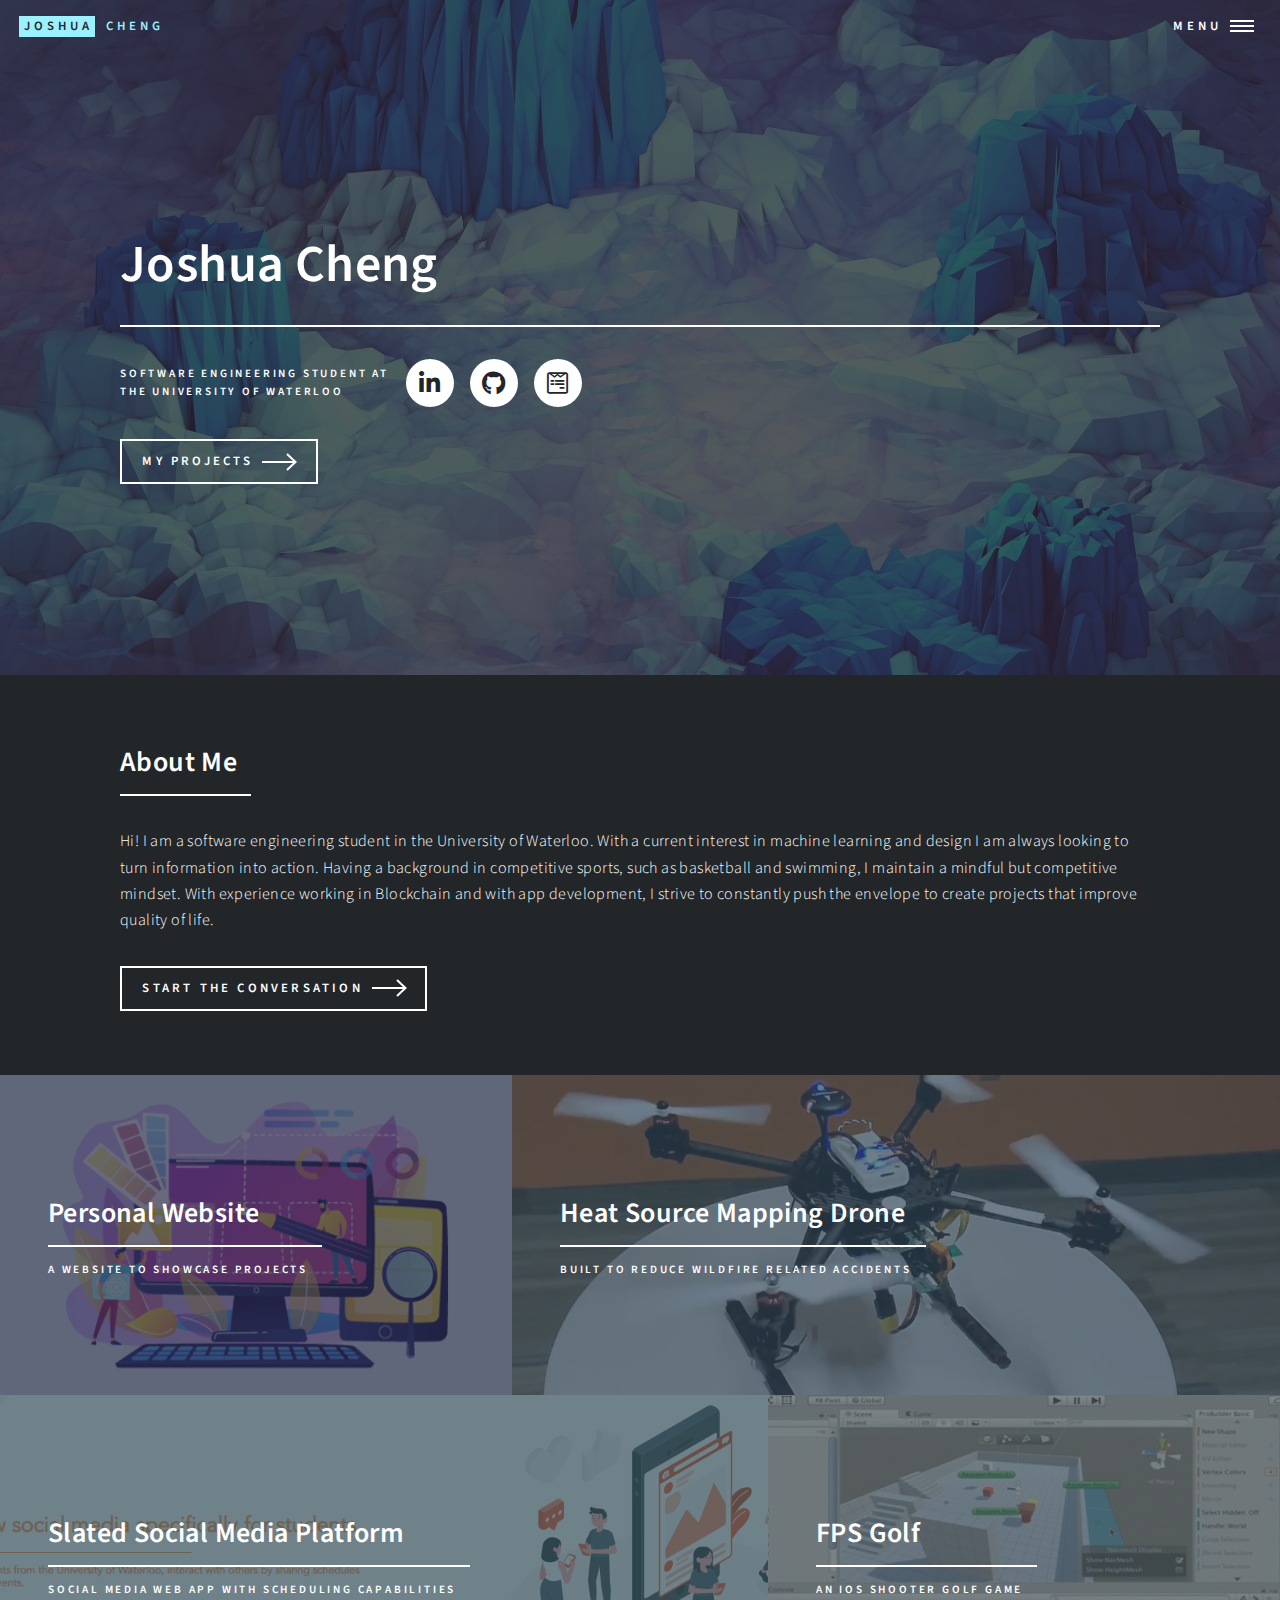
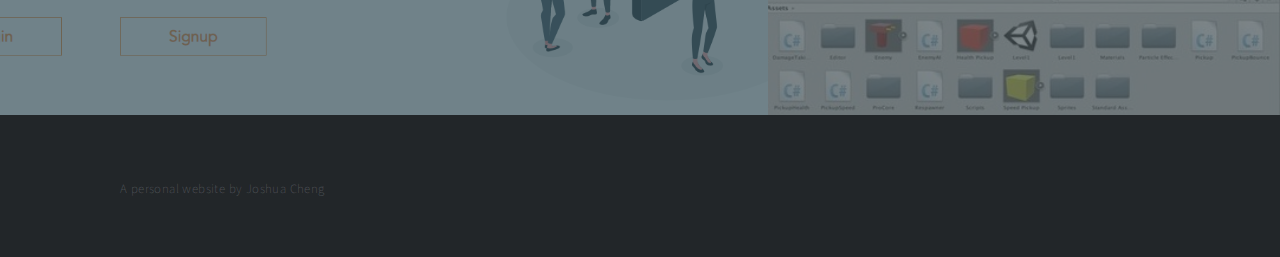
<file: index.html>
<!DOCTYPE HTML>

<html>
	<head>
		<title>Joshua Cheng</title>
		<meta charset="utf-8" />
		<meta name="viewport" content="width=device-width, initial-scale=1, user-scalable=no" />
		<link rel="stylesheet" href="assets/css/main.css" />
		<noscript><link rel="stylesheet" href="assets/css/noscript.css" /></noscript>
	</head>
	<body class="is-preload">

		<!-- Wrapper -->
			<div id="wrapper">

				<!-- Header -->
					<header id="header" class="alt">
						<a href="index.html" class="logo"><strong>Joshua</strong> <span>Cheng</span></a>
						<nav>
							<a href="#menu">Menu</a>
						</nav>
					</header>

				<!-- Menu -->
					<nav id="menu">
						<ul class="actions stacked">
							<li><a href="index.html" class="button fit">Home</a></li>
							<li><a href="resume.pdf" class="button primary fit" target="_blank">Resume</a></li>
							<li><a href="mailto:josh510cheng@gmail.com" class="button fit">Contact</a></li>
						</ul>
					</nav>

				<!-- Banner -->
					<section id="banner" class="major">
						<div class="inner">
							<header class="major">
								<h1>Joshua Cheng</h1>
							</header>
							<div class="content">
								<p>Software Engineering Student at<br />
								The University of Waterloo</p>
								<ul class="actions">
									<li><a href="https://www.linkedin.com/in/joshua-cheng-02231a154/" class="icon brands alt fa-linkedin-in" style="font-size: 1.5em" target="_blank"><span class="label">LinkedIn</span></a></li>
									<li><a href="https://github.com/JoshuaC15" class="icon brands alt fa-github" style="font-size: 1.5em" target="_blank"><span class="label">GitHub</span></a></li>
									<li><a href="resume.pdf" class="icon brands alt fa-wpforms" style="font-size: 1.5em" target="_blank"><span class="label">Resume</span></a></li>
								</ul>
							</div>
							<div class="content">
								<ul class="actions">
									<li><a href="#one" class="button next scrolly">My Projects</a></li>
								</ul>
							</div>
						</div>
					</section>

				<!-- Main -->
					<div id="main">

						<!-- Two -->
						<section id="two">
							<div class="inner">
								<header class="major">
									<h2>About Me</h2>
								</header>
								<p>Hi! I am a software engineering student in the University of Waterloo. With a current interest in machine learning and design I am always looking to turn information into action. Having a background in competitive sports, such as basketball and swimming, I maintain a mindful but competitive mindset. With experience working in Blockchain and with app development, I strive to constantly push the envelope to create projects that improve quality of life. </p>
								<ul class="actions">
									<li><a href="mailto:josh510cheng@gmail.com" class="button next">Start the Conversation</a></li>
								</ul>
							</div>
						</section>

						<!-- One -->
							<section id="one" class="tiles">
								<article>
									<span class="image">
										<img src="images/website.jpg" alt="" />
									</span>
									<header class="major">
										<h3><a href="personalwebsite.html" class="link">Personal Website</a></h3>
										<p>A website to showcase projects</p>
									</header>
								</article>
								<article>
									<span class="image">
										<img src="images/drone.jpg" alt="" />
									</span>
									<header class="major">
										<h3><a href="drone.html" class="link">Heat Source Mapping Drone</a></h3>
										<p>Built to reduce wildfire related accidents</p>
									</header>
								</article>
								<article>
									<span class="image">
										<img src="images/slatedcode.jpg" alt="" />
									</span>
									<header class="major">
										<h3><a href="slated.html" class="link">Slated Social Media Platform</a></h3>
										<p>Social media web app with scheduling capabilities</p>
									</header>
								</article>
								<article>
									<span class="image">
										<img src="images/FPSgolf.jpg" alt="" />
									</span>
									<header class="major">
										<h3><a href="fpsgolf.html" class="link">FPS Golf</a></h3>
										<p>An IOS shooter golf game</p>
									</header>
								</article>
<!--								<article>-->
<!--									<span class="image">-->
<!--										<img src="images/pic05.jpg" alt="" />-->
<!--									</span>-->
<!--									<header class="major">-->
<!--										<h3><a href="landing.html" class="link">Consequat</a></h3>-->
<!--										<p>Ipsum dolor sit amet</p>-->
<!--									</header>-->
<!--								</article>-->
<!--								<article>-->
<!--									<span class="image">-->
<!--										<img src="images/pic06.jpg" alt="" />-->
<!--									</span>-->
<!--									<header class="major">-->
<!--										<h3><a href="landing.html" class="link">Etiam</a></h3>-->
<!--										<p>Feugiat amet tempus</p>-->
<!--									</header>-->
<!--								</article>-->
							</section>

					</div>


				<!-- Footer -->
					<footer id="footer">
						<div class="inner">
							<ul class="copyright">
								<li>A personal website by Joshua Cheng</li>
							</ul>
						</div>
					</footer>

			</div>

		<!-- Scripts -->
			<script src="assets/js/jquery.min.js"></script>
			<script src="assets/js/jquery.scrolly.min.js"></script>
			<script src="assets/js/jquery.scrollex.min.js"></script>
			<script src="assets/js/browser.min.js"></script>
			<script src="assets/js/breakpoints.min.js"></script>
			<script src="assets/js/util.js"></script>
			<script src="assets/js/main.js"></script>

	</body>
</html>
</file>
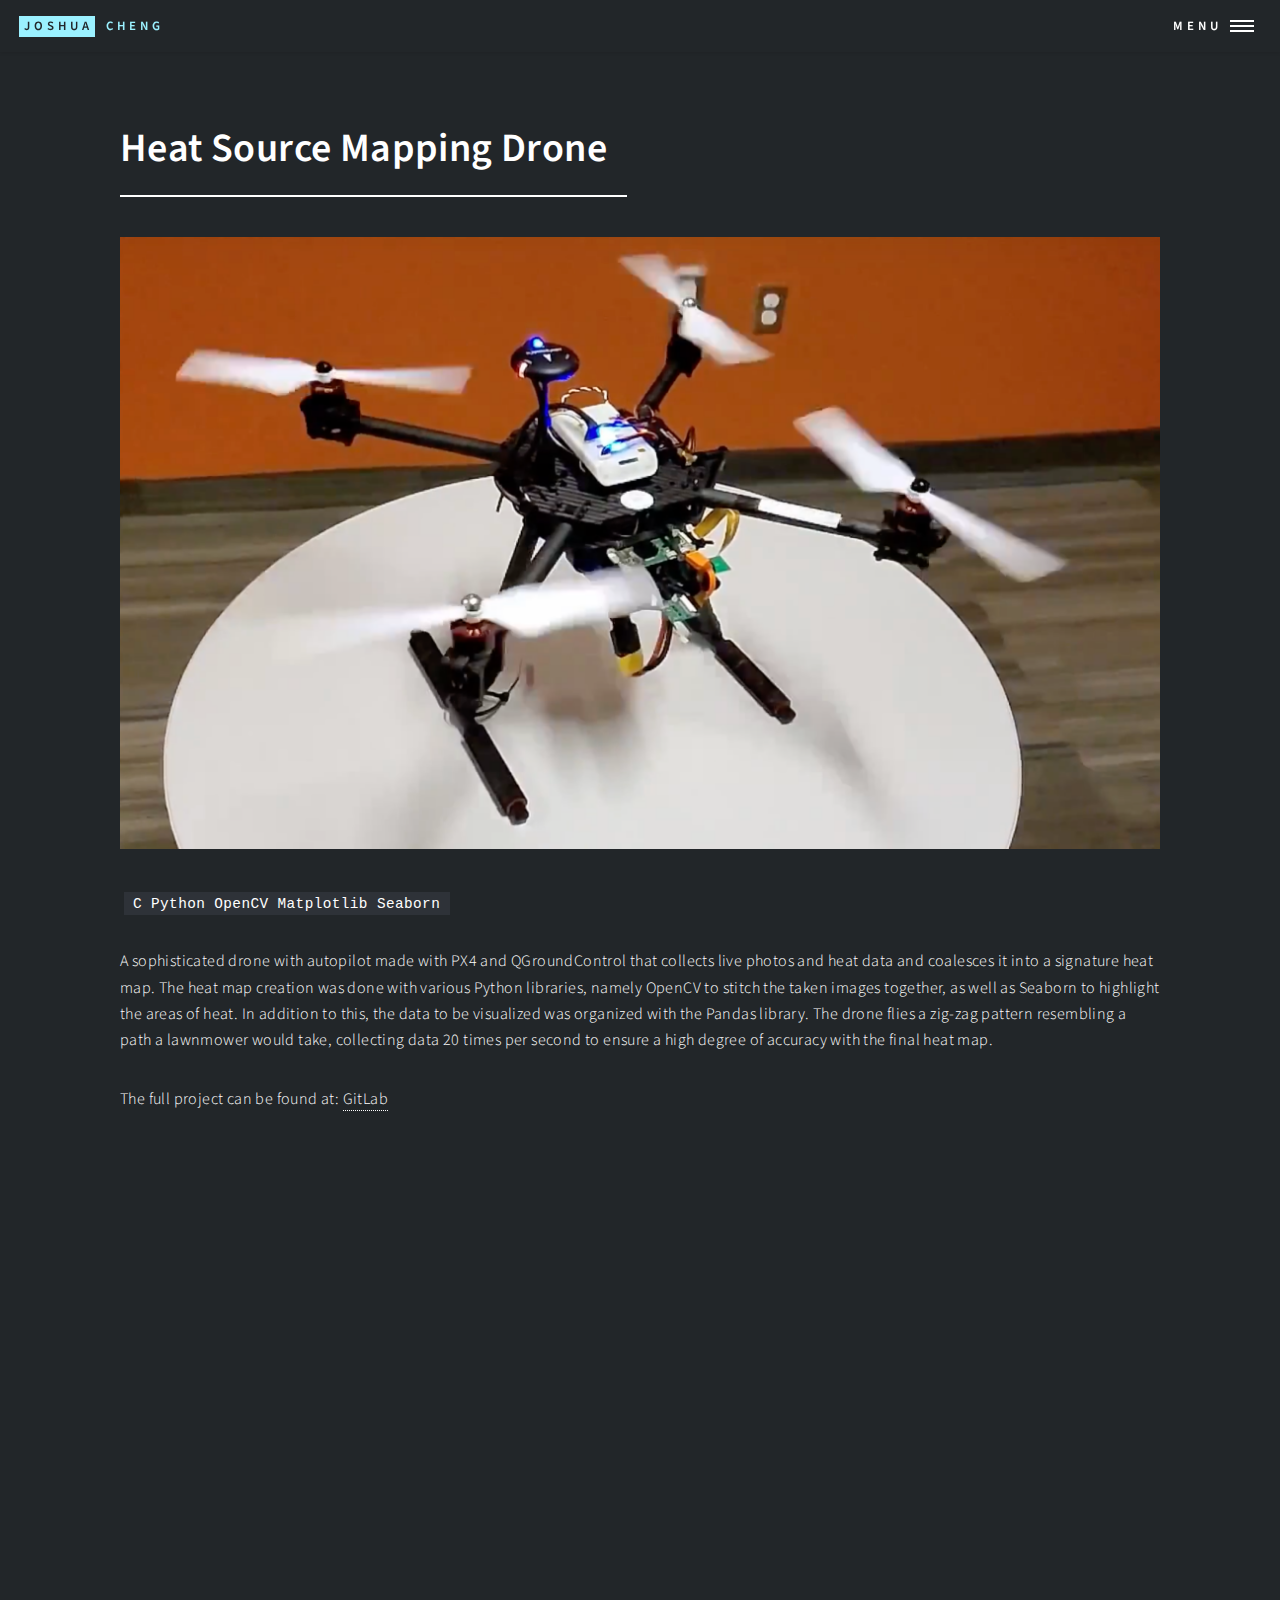
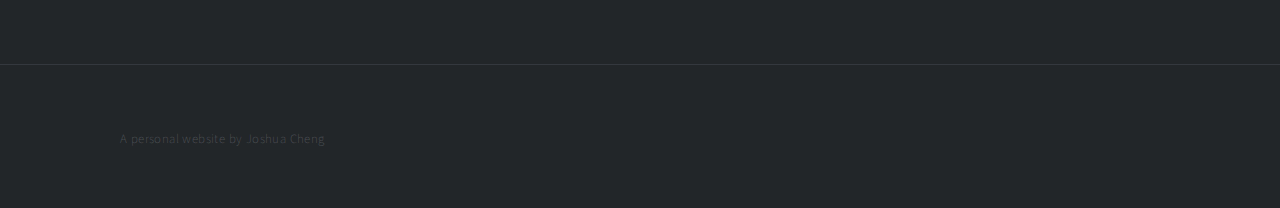
<file: drone.html>
<!DOCTYPE html>
<html lang="en">
<head>
    <title>Heat Source Mapping Drone</title>
    <meta charset="utf-8" />
    <meta name="viewport" content="width=device-width, initial-scale=1, user-scalable=no" />
    <link rel="stylesheet" href="assets/css/main.css" />
    <noscript><link rel="stylesheet" href="assets/css/noscript.css" /></noscript>
</head>
<body class="is-preload">

<!-- Wrapper -->
<div id="wrapper">

    <!-- Header -->
    <header id="header">
        <a href="index.html" class="logo"><strong>Joshua</strong> <span>Cheng</span></a>
        <nav>
            <a href="#menu">Menu</a>
        </nav>
    </header>

    <!-- Menu -->
    <nav id="menu">
        <ul class="actions stacked">
            <li><a href="index.html" class="button fit">Home</a></li>
            <li><a href="resume.pdf" class="button primary fit" target="_blank">Resume</a></li>
            <li><a href="mailto:josh510cheng@gmail.com" class="button fit">Contact</a></li>
        </ul>
    </nav>

    <!-- Main -->
    <div id="main" class="alt">

        <!-- One -->
        <section id="one">
            <div class="inner">
                <header class="major">
                    <h1>Heat Source Mapping Drone</h1>
                </header>
                <span class="image main"><img src="images/drone.jpg" alt="" /></span>
                <code>C Python OpenCV Matplotlib Seaborn</code>
                <p></p>
                <p>A sophisticated drone with autopilot made with PX4 and QGroundControl that collects live photos and heat data and coalesces it into a signature heat map. The heat map creation was done with various Python libraries, namely OpenCV to stitch the taken images together, as well as Seaborn to highlight the areas of heat. In addition to this, the data to be visualized was organized with the Pandas library.
                    The drone flies a zig-zag pattern resembling a path a lawnmower would take, collecting data 20 times per second to ensure a high degree of accuracy with the final heat map. </p>
                <p>The full project can be found at: <a href="https://git.uwaterloo.ca/j885chen/BRETT-SE101" target="_blank">GitLab</a></p>
                <div class="align-center">
                    <iframe width=90% height="480" src="https://www.youtube.com/embed/El_kEeH8zig" allow="accelerometer; autoplay; encrypted-media; gyroscope; picture-in-picture" allowfullscreen></iframe>
                </div>
            </div>
        </section>

    </div>

    <!-- Footer -->
    <footer id="footer">
        <div class="inner">
            <ul class="copyright">
                <li>A personal website by Joshua Cheng</li>
            </ul>
        </div>
    </footer>

</div>

<!-- Scripts -->
<script src="assets/js/jquery.min.js"></script>
<script src="assets/js/jquery.scrolly.min.js"></script>
<script src="assets/js/jquery.scrollex.min.js"></script>
<script src="assets/js/browser.min.js"></script>
<script src="assets/js/breakpoints.min.js"></script>
<script src="assets/js/util.js"></script>
<script src="assets/js/main.js"></script>

</body>
</html>
</file>
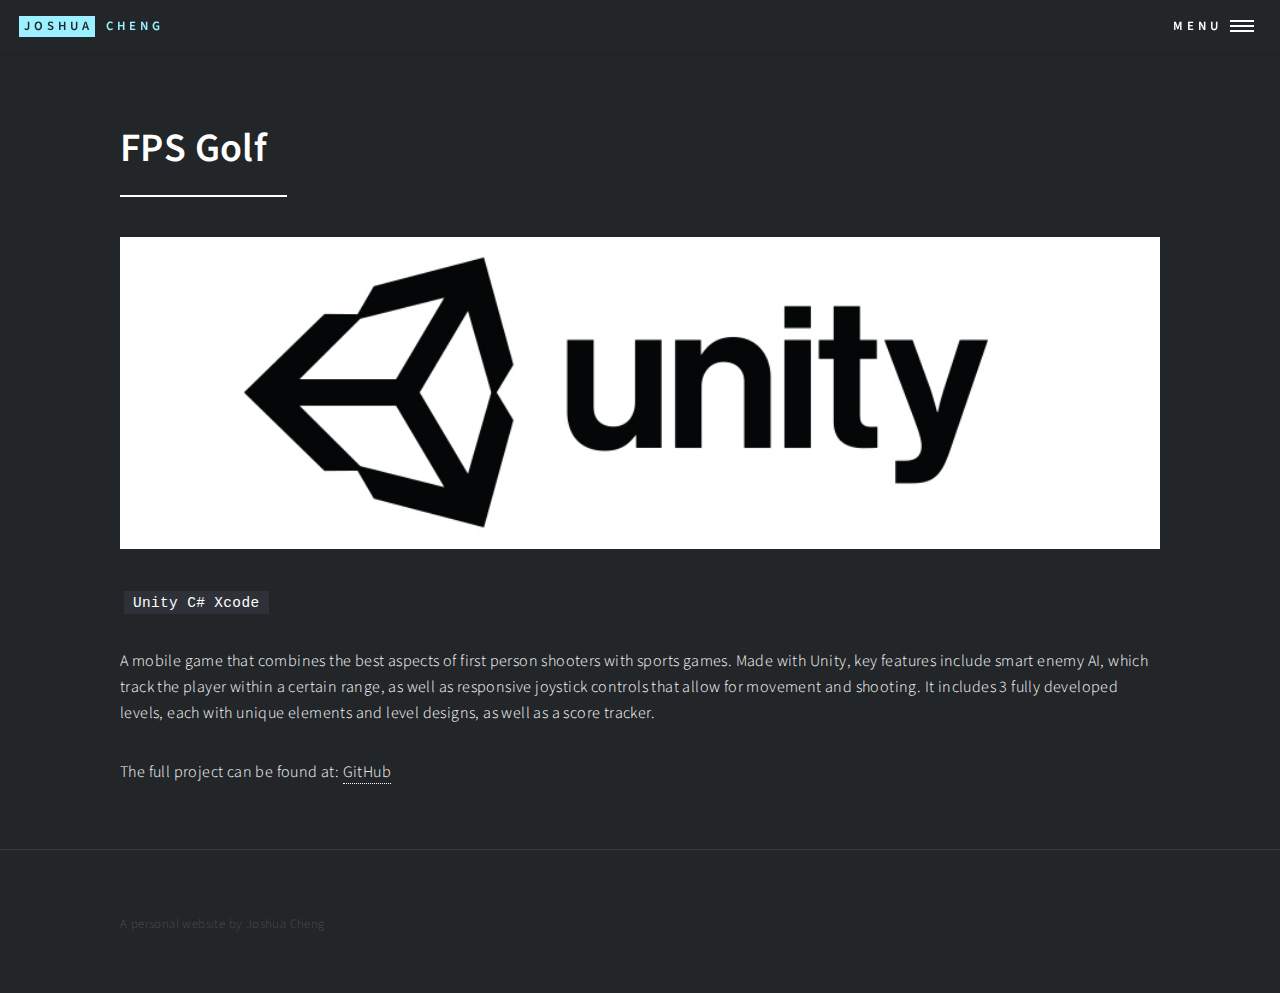
<file: fpsgolf.html>
<!DOCTYPE html>
<html lang="en">
<head>
    <title>FPS Golf</title>
    <meta charset="utf-8" />
    <meta name="viewport" content="width=device-width, initial-scale=1, user-scalable=no" />
    <link rel="stylesheet" href="assets/css/main.css" />
    <noscript><link rel="stylesheet" href="assets/css/noscript.css" /></noscript>
</head>
<body class="is-preload">

<!-- Wrapper -->
<div id="wrapper">

    <!-- Header -->
    <header id="header">
        <a href="index.html" class="logo"><strong>Joshua</strong> <span>Cheng</span></a>
        <nav>
            <a href="#menu">Menu</a>
        </nav>
    </header>

    <!-- Menu -->
    <nav id="menu">
        <ul class="actions stacked">
            <li><a href="index.html" class="button fit">Home</a></li>
            <li><a href="resume.pdf" class="button primary fit" target="_blank">Resume</a></li>
            <li><a href="mailto:josh510cheng@gmail.com" class="button fit">Contact</a></li>
        </ul>
    </nav>

    <!-- Main -->
    <div id="main" class="alt">

        <!-- One -->
        <section id="one">
            <div class="inner">
                <header class="major">
                    <h1>FPS Golf</h1>
                </header>
                <span class="image main"><img src="images/unity.jpg" alt="" /></span>
                <code>Unity C# Xcode</code>
                <p></p>
                <p>A mobile game that combines the best aspects of first person shooters with sports games. Made with Unity, key features include smart enemy AI, which track the player within a certain range, as well as responsive joystick controls that allow for movement and shooting. It includes 3 fully developed levels, each with unique elements and level designs, as well as a score tracker. </p>
                <p>The full project can be found at: <a href="https://github.com/JoshuaC15/FPS-Golf-Game" target="_blank">GitHub</a></p>
            </div>
        </section>

    </div>

    <!-- Footer -->
    <footer id="footer">
        <div class="inner">
            <ul class="copyright">
                <li>A personal website by Joshua Cheng</li>
            </ul>
        </div>
    </footer>

</div>

<!-- Scripts -->
<script src="assets/js/jquery.min.js"></script>
<script src="assets/js/jquery.scrolly.min.js"></script>
<script src="assets/js/jquery.scrollex.min.js"></script>
<script src="assets/js/browser.min.js"></script>
<script src="assets/js/breakpoints.min.js"></script>
<script src="assets/js/util.js"></script>
<script src="assets/js/main.js"></script>

</body>
</html>
</file>
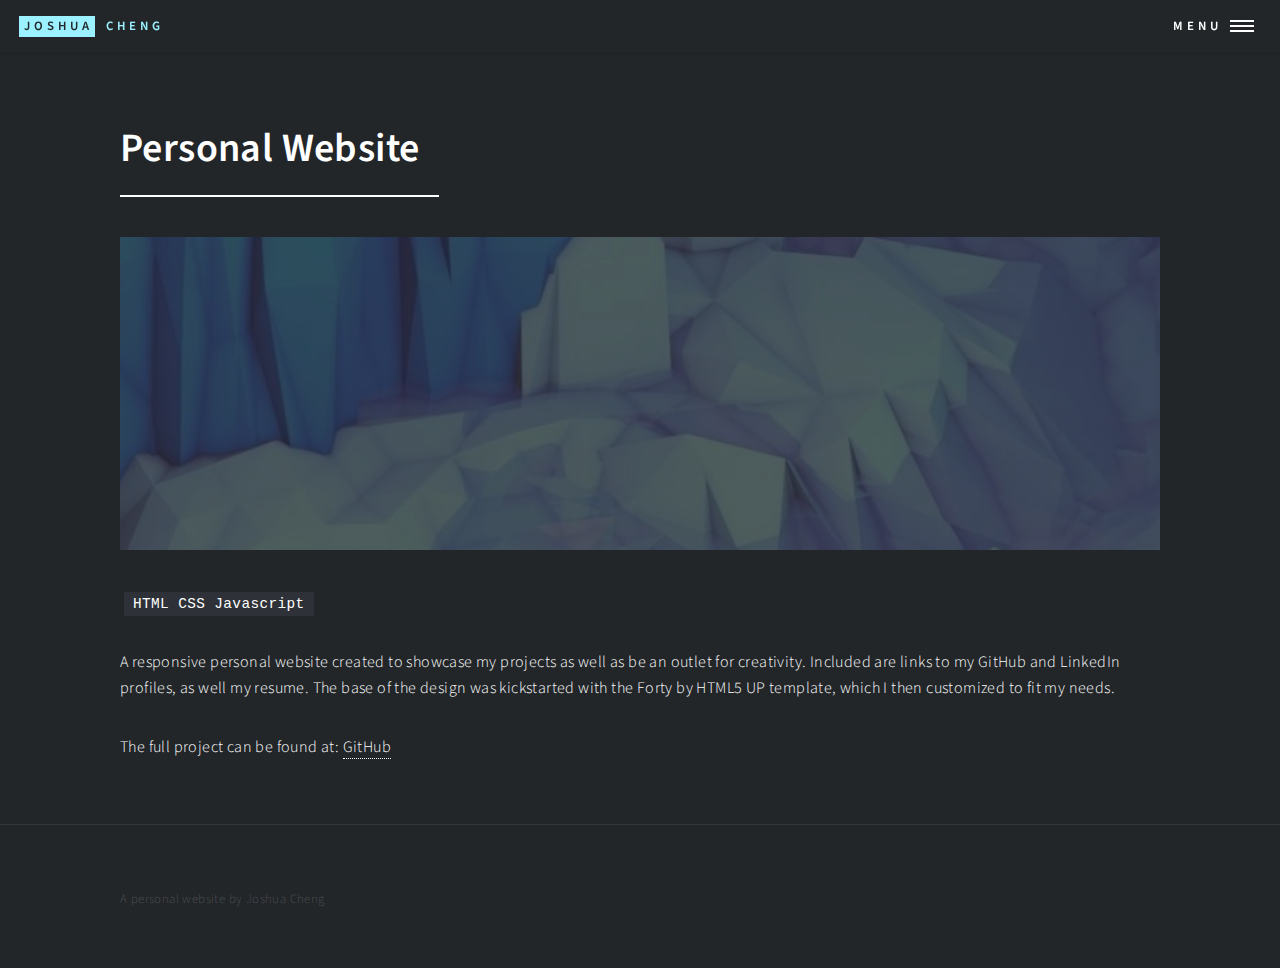
<file: personalwebsite.html>
<!DOCTYPE html>
<html lang="en">
<head>
    <title>Personal Website</title>
    <meta charset="utf-8" />
    <meta name="viewport" content="width=device-width, initial-scale=1, user-scalable=no" />
    <link rel="stylesheet" href="assets/css/main.css" />
    <noscript><link rel="stylesheet" href="assets/css/noscript.css" /></noscript>
</head>
<body class="is-preload">

<!-- Wrapper -->
<div id="wrapper">

    <!-- Header -->
    <header id="header">
        <a href="index.html" class="logo"><strong>Joshua</strong> <span>Cheng</span></a>
        <nav>
            <a href="#menu">Menu</a>
        </nav>
    </header>

    <!-- Menu -->
    <nav id="menu">
        <ul class="actions stacked">
            <li><a href="index.html" class="button fit">Home</a></li>
            <li><a href="resume.pdf" class="button primary fit" target="_blank">Resume</a></li>
            <li><a href="mailto:josh510cheng@gmail.com" class="button fit">Contact</a></li>
        </ul>
    </nav>

    <!-- Main -->
    <div id="main" class="alt">

        <!-- One -->
        <section id="one">
            <div class="inner">
                <header class="major">
                    <h1>Personal Website</h1>
                </header>
                <span class="image main"><img src="images/mywebsite.jpg" alt="" /></span>
                <code>HTML CSS Javascript</code>
                <p></p>
                <p>A responsive personal website created to showcase my projects as well as be an outlet for creativity. Included are links to my GitHub and LinkedIn profiles, as well my resume. The base of the design was kickstarted with the Forty by HTML5 UP template, which I then customized to fit my needs. </p>
                <p>The full project can be found at: <a href="https://github.com/JoshuaC15/resume-website" target="_blank">GitHub</a></p>
            </div>
        </section>

    </div>

    <!-- Footer -->
    <footer id="footer">
        <div class="inner">
            <ul class="copyright">
                <li>A personal website by Joshua Cheng</li>
            </ul>
        </div>
    </footer>

</div>

<!-- Scripts -->
<script src="assets/js/jquery.min.js"></script>
<script src="assets/js/jquery.scrolly.min.js"></script>
<script src="assets/js/jquery.scrollex.min.js"></script>
<script src="assets/js/browser.min.js"></script>
<script src="assets/js/breakpoints.min.js"></script>
<script src="assets/js/util.js"></script>
<script src="assets/js/main.js"></script>

</body>
</html>
</file>
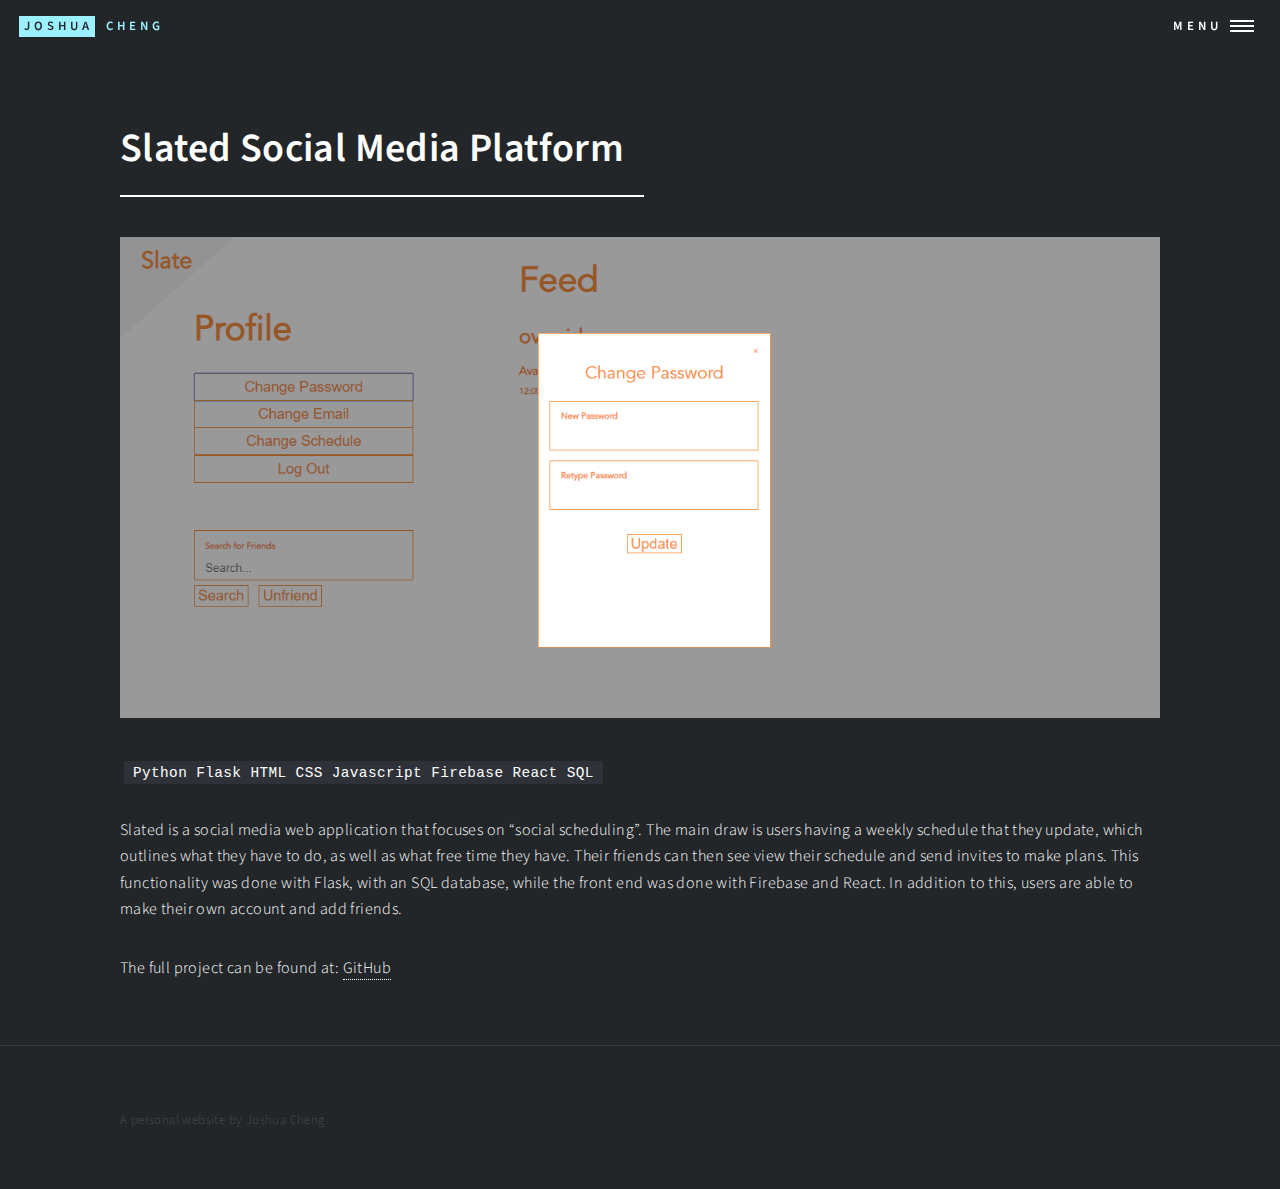
<file: slated.html>
<!DOCTYPE html>
<html lang="en">
<head>
    <title>Slated Social Media Platform</title>
    <meta charset="utf-8" />
    <meta name="viewport" content="width=device-width, initial-scale=1, user-scalable=no" />
    <link rel="stylesheet" href="assets/css/main.css" />
    <noscript><link rel="stylesheet" href="assets/css/noscript.css" /></noscript>
</head>
<body class="is-preload">

<!-- Wrapper -->
<div id="wrapper">

    <!-- Header -->
    <header id="header">
        <a href="index.html" class="logo"><strong>Joshua</strong> <span>Cheng</span></a>
        <nav>
            <a href="#menu">Menu</a>
        </nav>
    </header>

    <!-- Menu -->
    <nav id="menu">
        <ul class="actions stacked">
            <li><a href="index.html" class="button fit">Home</a></li>
            <li><a href="resume.pdf" class="button primary fit" target="_blank">Resume</a></li>
            <li><a href="mailto:josh510cheng@gmail.com" class="button fit">Contact</a></li>
        </ul>
    </nav>

    <!-- Main -->
    <div id="main" class="alt">

        <!-- One -->
        <section id="one">
            <div class="inner">
                <header class="major">
                    <h1>Slated Social Media Platform</h1>
                </header>
                <span class="image main"><img src="images/slatedcode2.jpg" alt="" /></span>
                <code>Python Flask HTML CSS Javascript Firebase React SQL</code>
                <p></p>
                <p>Slated is a social media web application that focuses on “social scheduling”.  The main draw is users having a weekly schedule that they update, which outlines what they have to do, as well as what free time they have. Their friends can then see view their schedule and send invites to make plans. This functionality was done with Flask, with an SQL database, while the front end was done with Firebase and React. In addition to this, users are able to make their own account and add friends. </p>
                <p>The full project can be found at: <a href="https://github.com/TheZombieCloud/SlateWebApp" target="_blank">GitHub</a></p>
            </div>
        </section>

    </div>

    <!-- Footer -->
    <footer id="footer">
        <div class="inner">
            <ul class="copyright">
                <li>A personal website by Joshua Cheng</li>
            </ul>
        </div>
    </footer>

</div>

<!-- Scripts -->
<script src="assets/js/jquery.min.js"></script>
<script src="assets/js/jquery.scrolly.min.js"></script>
<script src="assets/js/jquery.scrollex.min.js"></script>
<script src="assets/js/browser.min.js"></script>
<script src="assets/js/breakpoints.min.js"></script>
<script src="assets/js/util.js"></script>
<script src="assets/js/main.js"></script>

</body>
</html>
</file>
<file: assets/css/noscript.css>
/*
	Forty by HTML5 UP
	html5up.net | @ajlkn
	Free for personal and commercial use under the CCA 3.0 license (html5up.net/license)
*/

/* Banner */

	body.is-preload #banner:after {
		opacity: 0.85;
	}

	body.is-preload #banner > .inner {
		-moz-filter: none;
		-webkit-filter: none;
		-ms-filter: none;
		filter: none;
		-moz-transform: none;
		-webkit-transform: none;
		-ms-transform: none;
		transform: none;
		opacity: 1;
	}
</file>
<file: assets/css/main.css>
@import url(fontawesome-all.min.css);
@import url("https://fonts.googleapis.com/css?family=Source+Sans+Pro:300,300italic,600,600italic");

/*
	Forty by HTML5 UP
	html5up.net | @ajlkn
	Free for personal and commercial use under the CCA 3.0 license (html5up.net/license)
*/

html, body, div, span, applet, object,
iframe, h1, h2, h3, h4, h5, h6, p, blockquote,
pre, a, abbr, acronym, address, big, cite,
code, del, dfn, em, img, ins, kbd, q, s, samp,
small, strike, strong, sub, sup, tt, var, b,
u, i, center, dl, dt, dd, ol, ul, li, fieldset,
form, label, legend, table, caption, tbody,
tfoot, thead, tr, th, td, article, aside,
canvas, details, embed, figure, figcaption,
footer, header, hgroup, menu, nav, output, ruby,
section, summary, time, mark, audio, video {
	margin: 0;
	padding: 0;
	border: 0;
	font-size: 100%;
	font: inherit;
	vertical-align: baseline;}

article, aside, details, figcaption, figure,
footer, header, hgroup, menu, nav, section {
	display: block;}

body {
	line-height: 1;
}

ol, ul {
	list-style: none;
}

blockquote, q {
	quotes: none;
}

	blockquote:before, blockquote:after, q:before, q:after {
		content: '';
		content: none;
	}

table {
	border-collapse: collapse;
	border-spacing: 0;
}

body {
	-webkit-text-size-adjust: none;
}

mark {
	background-color: transparent;
	color: inherit;
}

input::-moz-focus-inner {
	border: 0;
	padding: 0;
}

input, select, textarea {
	-moz-appearance: none;
	-webkit-appearance: none;
	-ms-appearance: none;
	appearance: none;
}

/* Basic */

	@-ms-viewport {
		width: device-width;
	}

	body {
		-ms-overflow-style: scrollbar;
	}

	@media screen and (max-width: 480px) {

		html, body {
			min-width: 320px;
		}

	}

	html {
		box-sizing: border-box;
	}

	*, *:before, *:after {
		box-sizing: inherit;
	}

	body {
		background: #222629;
	}

		body.is-preload *, body.is-preload *:before, body.is-preload *:after {
			-moz-animation: none !important;
			-webkit-animation: none !important;
			-ms-animation: none !important;
			animation: none !important;
			-moz-transition: none !important;
			-webkit-transition: none !important;
			-ms-transition: none !important;
			transition: none !important;
		}

/* Type */

	body, input, select, textarea {
		color: #ffffff;
		font-family: "Source Sans Pro", Helvetica, sans-serif;
		font-size: 17pt;
		font-weight: 300;
		letter-spacing: 0.025em;
		line-height: 1.65;
	}

		@media screen and (max-width: 1680px) {

			body, input, select, textarea {
				font-size: 14pt;
			}

		}

		@media screen and (max-width: 1280px) {

			body, input, select, textarea {
				font-size: 12pt;
			}

		}

		@media screen and (max-width: 360px) {

			body, input, select, textarea {
				font-size: 11pt;
			}

		}

	a {
		-moz-transition: color 0.2s ease-in-out, border-bottom-color 0.2s ease-in-out;
		-webkit-transition: color 0.2s ease-in-out, border-bottom-color 0.2s ease-in-out;
		-ms-transition: color 0.2s ease-in-out, border-bottom-color 0.2s ease-in-out;
		transition: color 0.2s ease-in-out, border-bottom-color 0.2s ease-in-out;
		border-bottom: dotted 1px;
		color: inherit;
		text-decoration: none;
	}

		a:hover {
			border-bottom-color: transparent;
			color: #9bf1ff !important;
		}

		a:active {
			color: #53e3fb !important;
		}

	strong, b {
		color: #ffffff;
		font-weight: 600;
	}

	em, i {
		font-style: italic;
	}

	p {
		margin: 0 0 2em 0;
	}

	h1, h2, h3, h4, h5, h6 {
		color: #ffffff;
		font-weight: 600;
		line-height: 1.65;
		margin: 0 0 1em 0;
	}

		h1 a, h2 a, h3 a, h4 a, h5 a, h6 a {
			color: inherit;
			border-bottom: 0;
		}

	h1 {
		font-size: 2.5em;
	}

	h2 {
		font-size: 1.75em;
	}

	h3 {
		font-size: 1.35em;
	}

	h4 {
		font-size: 1.1em;
	}

	h5 {
		font-size: 0.9em;
	}

	h6 {
		font-size: 0.7em;
	}

	@media screen and (max-width: 736px) {

		h1 {
			font-size: 2em;
		}

		h2 {
			font-size: 1.5em;
		}

		h3 {
			font-size: 1.25em;
		}

	}

	sub {
		font-size: 0.8em;
		position: relative;
		top: 0.5em;
	}

	sup {
		font-size: 0.8em;
		position: relative;
		top: -0.5em;
	}

	blockquote {
		border-left: solid 4px rgba(212, 212, 255, 0.1);
		font-style: italic;
		margin: 0 0 2em 0;
		padding: 0.5em 0 0.5em 2em;
	}

	code {
		background: rgba(212, 212, 255, 0.070);
		font-family: "Courier New", monospace;
		font-size: 0.9em;
		margin: 0 0.25em;
		padding: 0.25em 0.65em;
	}

	pre {
		-webkit-overflow-scrolling: touch;
		font-family: "Courier New", monospace;
		font-size: 0.9em;
		margin: 0 0 2em 0;
	}

		pre code {
			display: block;
			line-height: 1.75;
			padding: 1em 1.5em;
			overflow-x: auto;
		}

	hr {
		border: 0;
		border-bottom: solid 1px rgba(212, 212, 255, 0.1);
		margin: 2em 0;
	}

		hr.major {
			margin: 3em 0;
		}

	.align-left {
		text-align: left;
	}

	.align-center {
		text-align: center;
	}

	.align-right {
		text-align: right;
	}

/* Row */

	.row {
		display: flex;
		flex-wrap: wrap;
		box-sizing: border-box;
		align-items: stretch;
	}

		.row > * {
			box-sizing: border-box;
		}

		.row.gtr-uniform > * > :last-child {
			margin-bottom: 0;
		}

		.row.aln-left {
			justify-content: flex-start;
		}

		.row.aln-center {
			justify-content: center;
		}

		.row.aln-right {
			justify-content: flex-end;
		}

		.row.aln-top {
			align-items: flex-start;
		}

		.row.aln-middle {
			align-items: center;
		}

		.row.aln-bottom {
			align-items: flex-end;
		}

		.row > .imp {
			order: -1;
		}

		.row > .col-1 {
			width: 8.33333%;
		}

		.row > .off-1 {
			margin-left: 8.33333%;
		}

		.row > .col-2 {
			width: 16.66667%;
		}

		.row > .off-2 {
			margin-left: 16.66667%;
		}

		.row > .col-3 {
			width: 25%;
		}

		.row > .off-3 {
			margin-left: 25%;
		}

		.row > .col-4 {
			width: 33.33333%;
		}

		.row > .off-4 {
			margin-left: 33.33333%;
		}

		.row > .col-5 {
			width: 41.66667%;
		}

		.row > .off-5 {
			margin-left: 41.66667%;
		}

		.row > .col-6 {
			width: 50%;
		}

		.row > .off-6 {
			margin-left: 50%;
		}

		.row > .col-7 {
			width: 58.33333%;
		}

		.row > .off-7 {
			margin-left: 58.33333%;
		}

		.row > .col-8 {
			width: 66.66667%;
		}

		.row > .off-8 {
			margin-left: 66.66667%;
		}

		.row > .col-9 {
			width: 75%;
		}

		.row > .off-9 {
			margin-left: 75%;
		}

		.row > .col-10 {
			width: 83.33333%;
		}

		.row > .off-10 {
			margin-left: 83.33333%;
		}

		.row > .col-11 {
			width: 91.66667%;
		}

		.row > .off-11 {
			margin-left: 91.66667%;
		}

		.row > .col-12 {
			width: 100%;
		}

		.row > .off-12 {
			margin-left: 100%;
		}

		.row.gtr-0 {
			margin-top: 0;
			margin-left: 0em;
		}

			.row.gtr-0 > * {
				padding: 0 0 0 0em;
			}

			.row.gtr-0.gtr-uniform {
				margin-top: 0em;
			}

				.row.gtr-0.gtr-uniform > * {
					padding-top: 0em;
				}

		.row.gtr-25 {
			margin-top: 0;
			margin-left: -0.5em;
		}

			.row.gtr-25 > * {
				padding: 0 0 0 0.5em;
			}

			.row.gtr-25.gtr-uniform {
				margin-top: -0.5em;
			}

				.row.gtr-25.gtr-uniform > * {
					padding-top: 0.5em;
				}

		.row.gtr-50 {
			margin-top: 0;
			margin-left: -1em;
		}

			.row.gtr-50 > * {
				padding: 0 0 0 1em;
			}

			.row.gtr-50.gtr-uniform {
				margin-top: -1em;
			}

				.row.gtr-50.gtr-uniform > * {
					padding-top: 1em;
				}

		.row {
			margin-top: 0;
			margin-left: -2em;
		}

			.row > * {
				padding: 0 0 0 2em;
			}

			.row.gtr-uniform {
				margin-top: -2em;
			}

				.row.gtr-uniform > * {
					padding-top: 2em;
				}

		.row.gtr-150 {
			margin-top: 0;
			margin-left: -3em;
		}

			.row.gtr-150 > * {
				padding: 0 0 0 3em;
			}

			.row.gtr-150.gtr-uniform {
				margin-top: -3em;
			}

				.row.gtr-150.gtr-uniform > * {
					padding-top: 3em;
				}

		.row.gtr-200 {
			margin-top: 0;
			margin-left: -4em;
		}

			.row.gtr-200 > * {
				padding: 0 0 0 4em;
			}

			.row.gtr-200.gtr-uniform {
				margin-top: -4em;
			}

				.row.gtr-200.gtr-uniform > * {
					padding-top: 4em;
				}

		@media screen and (max-width: 1680px) {

			.row {
				display: flex;
				flex-wrap: wrap;
				box-sizing: border-box;
				align-items: stretch;
			}

				.row > * {
					box-sizing: border-box;
				}

				.row.gtr-uniform > * > :last-child {
					margin-bottom: 0;
				}

				.row.aln-left {
					justify-content: flex-start;
				}

				.row.aln-center {
					justify-content: center;
				}

				.row.aln-right {
					justify-content: flex-end;
				}

				.row.aln-top {
					align-items: flex-start;
				}

				.row.aln-middle {
					align-items: center;
				}

				.row.aln-bottom {
					align-items: flex-end;
				}

				.row > .imp-xlarge {
					order: -1;
				}

				.row > .col-1-xlarge {
					width: 8.33333%;
				}

				.row > .off-1-xlarge {
					margin-left: 8.33333%;
				}

				.row > .col-2-xlarge {
					width: 16.66667%;
				}

				.row > .off-2-xlarge {
					margin-left: 16.66667%;
				}

				.row > .col-3-xlarge {
					width: 25%;
				}

				.row > .off-3-xlarge {
					margin-left: 25%;
				}

				.row > .col-4-xlarge {
					width: 33.33333%;
				}

				.row > .off-4-xlarge {
					margin-left: 33.33333%;
				}

				.row > .col-5-xlarge {
					width: 41.66667%;
				}

				.row > .off-5-xlarge {
					margin-left: 41.66667%;
				}

				.row > .col-6-xlarge {
					width: 50%;
				}

				.row > .off-6-xlarge {
					margin-left: 50%;
				}

				.row > .col-7-xlarge {
					width: 58.33333%;
				}

				.row > .off-7-xlarge {
					margin-left: 58.33333%;
				}

				.row > .col-8-xlarge {
					width: 66.66667%;
				}

				.row > .off-8-xlarge {
					margin-left: 66.66667%;
				}

				.row > .col-9-xlarge {
					width: 75%;
				}

				.row > .off-9-xlarge {
					margin-left: 75%;
				}

				.row > .col-10-xlarge {
					width: 83.33333%;
				}

				.row > .off-10-xlarge {
					margin-left: 83.33333%;
				}

				.row > .col-11-xlarge {
					width: 91.66667%;
				}

				.row > .off-11-xlarge {
					margin-left: 91.66667%;
				}

				.row > .col-12-xlarge {
					width: 100%;
				}

				.row > .off-12-xlarge {
					margin-left: 100%;
				}

				.row.gtr-0 {
					margin-top: 0;
					margin-left: 0em;
				}

					.row.gtr-0 > * {
						padding: 0 0 0 0em;
					}

					.row.gtr-0.gtr-uniform {
						margin-top: 0em;
					}

						.row.gtr-0.gtr-uniform > * {
							padding-top: 0em;
						}

				.row.gtr-25 {
					margin-top: 0;
					margin-left: -0.5em;
				}

					.row.gtr-25 > * {
						padding: 0 0 0 0.5em;
					}

					.row.gtr-25.gtr-uniform {
						margin-top: -0.5em;
					}

						.row.gtr-25.gtr-uniform > * {
							padding-top: 0.5em;
						}

				.row.gtr-50 {
					margin-top: 0;
					margin-left: -1em;
				}

					.row.gtr-50 > * {
						padding: 0 0 0 1em;
					}

					.row.gtr-50.gtr-uniform {
						margin-top: -1em;
					}

						.row.gtr-50.gtr-uniform > * {
							padding-top: 1em;
						}

				.row {
					margin-top: 0;
					margin-left: -2em;
				}

					.row > * {
						padding: 0 0 0 2em;
					}

					.row.gtr-uniform {
						margin-top: -2em;
					}

						.row.gtr-uniform > * {
							padding-top: 2em;
						}

				.row.gtr-150 {
					margin-top: 0;
					margin-left: -3em;
				}

					.row.gtr-150 > * {
						padding: 0 0 0 3em;
					}

					.row.gtr-150.gtr-uniform {
						margin-top: -3em;
					}

						.row.gtr-150.gtr-uniform > * {
							padding-top: 3em;
						}

				.row.gtr-200 {
					margin-top: 0;
					margin-left: -4em;
				}

					.row.gtr-200 > * {
						padding: 0 0 0 4em;
					}

					.row.gtr-200.gtr-uniform {
						margin-top: -4em;
					}

						.row.gtr-200.gtr-uniform > * {
							padding-top: 4em;
						}

		}

		@media screen and (max-width: 1280px) {

			.row {
				display: flex;
				flex-wrap: wrap;
				box-sizing: border-box;
				align-items: stretch;
			}

				.row > * {
					box-sizing: border-box;
				}

				.row.gtr-uniform > * > :last-child {
					margin-bottom: 0;
				}

				.row.aln-left {
					justify-content: flex-start;
				}

				.row.aln-center {
					justify-content: center;
				}

				.row.aln-right {
					justify-content: flex-end;
				}

				.row.aln-top {
					align-items: flex-start;
				}

				.row.aln-middle {
					align-items: center;
				}

				.row.aln-bottom {
					align-items: flex-end;
				}

				.row > .imp-large {
					order: -1;
				}

				.row > .col-1-large {
					width: 8.33333%;
				}

				.row > .off-1-large {
					margin-left: 8.33333%;
				}

				.row > .col-2-large {
					width: 16.66667%;
				}

				.row > .off-2-large {
					margin-left: 16.66667%;
				}

				.row > .col-3-large {
					width: 25%;
				}

				.row > .off-3-large {
					margin-left: 25%;
				}

				.row > .col-4-large {
					width: 33.33333%;
				}

				.row > .off-4-large {
					margin-left: 33.33333%;
				}

				.row > .col-5-large {
					width: 41.66667%;
				}

				.row > .off-5-large {
					margin-left: 41.66667%;
				}

				.row > .col-6-large {
					width: 50%;
				}

				.row > .off-6-large {
					margin-left: 50%;
				}

				.row > .col-7-large {
					width: 58.33333%;
				}

				.row > .off-7-large {
					margin-left: 58.33333%;
				}

				.row > .col-8-large {
					width: 66.66667%;
				}

				.row > .off-8-large {
					margin-left: 66.66667%;
				}

				.row > .col-9-large {
					width: 75%;
				}

				.row > .off-9-large {
					margin-left: 75%;
				}

				.row > .col-10-large {
					width: 83.33333%;
				}

				.row > .off-10-large {
					margin-left: 83.33333%;
				}

				.row > .col-11-large {
					width: 91.66667%;
				}

				.row > .off-11-large {
					margin-left: 91.66667%;
				}

				.row > .col-12-large {
					width: 100%;
				}

				.row > .off-12-large {
					margin-left: 100%;
				}

				.row.gtr-0 {
					margin-top: 0;
					margin-left: 0em;
				}

					.row.gtr-0 > * {
						padding: 0 0 0 0em;
					}

					.row.gtr-0.gtr-uniform {
						margin-top: 0em;
					}

						.row.gtr-0.gtr-uniform > * {
							padding-top: 0em;
						}

				.row.gtr-25 {
					margin-top: 0;
					margin-left: -0.375em;
				}

					.row.gtr-25 > * {
						padding: 0 0 0 0.375em;
					}

					.row.gtr-25.gtr-uniform {
						margin-top: -0.375em;
					}

						.row.gtr-25.gtr-uniform > * {
							padding-top: 0.375em;
						}

				.row.gtr-50 {
					margin-top: 0;
					margin-left: -0.75em;
				}

					.row.gtr-50 > * {
						padding: 0 0 0 0.75em;
					}

					.row.gtr-50.gtr-uniform {
						margin-top: -0.75em;
					}

						.row.gtr-50.gtr-uniform > * {
							padding-top: 0.75em;
						}

				.row {
					margin-top: 0;
					margin-left: -1.5em;
				}

					.row > * {
						padding: 0 0 0 1.5em;
					}

					.row.gtr-uniform {
						margin-top: -1.5em;
					}

						.row.gtr-uniform > * {
							padding-top: 1.5em;
						}

				.row.gtr-150 {
					margin-top: 0;
					margin-left: -2.25em;
				}

					.row.gtr-150 > * {
						padding: 0 0 0 2.25em;
					}

					.row.gtr-150.gtr-uniform {
						margin-top: -2.25em;
					}

						.row.gtr-150.gtr-uniform > * {
							padding-top: 2.25em;
						}

				.row.gtr-200 {
					margin-top: 0;
					margin-left: -3em;
				}

					.row.gtr-200 > * {
						padding: 0 0 0 3em;
					}

					.row.gtr-200.gtr-uniform {
						margin-top: -3em;
					}

						.row.gtr-200.gtr-uniform > * {
							padding-top: 3em;
						}

		}

		@media screen and (max-width: 980px) {

			.row {
				display: flex;
				flex-wrap: wrap;
				box-sizing: border-box;
				align-items: stretch;
			}

				.row > * {
					box-sizing: border-box;
				}

				.row.gtr-uniform > * > :last-child {
					margin-bottom: 0;
				}

				.row.aln-left {
					justify-content: flex-start;
				}

				.row.aln-center {
					justify-content: center;
				}

				.row.aln-right {
					justify-content: flex-end;
				}

				.row.aln-top {
					align-items: flex-start;
				}

				.row.aln-middle {
					align-items: center;
				}

				.row.aln-bottom {
					align-items: flex-end;
				}

				.row > .imp-medium {
					order: -1;
				}

				.row > .col-1-medium {
					width: 8.33333%;
				}

				.row > .off-1-medium {
					margin-left: 8.33333%;
				}

				.row > .col-2-medium {
					width: 16.66667%;
				}

				.row > .off-2-medium {
					margin-left: 16.66667%;
				}

				.row > .col-3-medium {
					width: 25%;
				}

				.row > .off-3-medium {
					margin-left: 25%;
				}

				.row > .col-4-medium {
					width: 33.33333%;
				}

				.row > .off-4-medium {
					margin-left: 33.33333%;
				}

				.row > .col-5-medium {
					width: 41.66667%;
				}

				.row > .off-5-medium {
					margin-left: 41.66667%;
				}

				.row > .col-6-medium {
					width: 50%;
				}

				.row > .off-6-medium {
					margin-left: 50%;
				}

				.row > .col-7-medium {
					width: 58.33333%;
				}

				.row > .off-7-medium {
					margin-left: 58.33333%;
				}

				.row > .col-8-medium {
					width: 66.66667%;
				}

				.row > .off-8-medium {
					margin-left: 66.66667%;
				}

				.row > .col-9-medium {
					width: 75%;
				}

				.row > .off-9-medium {
					margin-left: 75%;
				}

				.row > .col-10-medium {
					width: 83.33333%;
				}

				.row > .off-10-medium {
					margin-left: 83.33333%;
				}

				.row > .col-11-medium {
					width: 91.66667%;
				}

				.row > .off-11-medium {
					margin-left: 91.66667%;
				}

				.row > .col-12-medium {
					width: 100%;
				}

				.row > .off-12-medium {
					margin-left: 100%;
				}

				.row.gtr-0 {
					margin-top: 0;
					margin-left: 0em;
				}

					.row.gtr-0 > * {
						padding: 0 0 0 0em;
					}

					.row.gtr-0.gtr-uniform {
						margin-top: 0em;
					}

						.row.gtr-0.gtr-uniform > * {
							padding-top: 0em;
						}

				.row.gtr-25 {
					margin-top: 0;
					margin-left: -0.375em;
				}

					.row.gtr-25 > * {
						padding: 0 0 0 0.375em;
					}

					.row.gtr-25.gtr-uniform {
						margin-top: -0.375em;
					}

						.row.gtr-25.gtr-uniform > * {
							padding-top: 0.375em;
						}

				.row.gtr-50 {
					margin-top: 0;
					margin-left: -0.75em;
				}

					.row.gtr-50 > * {
						padding: 0 0 0 0.75em;
					}

					.row.gtr-50.gtr-uniform {
						margin-top: -0.75em;
					}

						.row.gtr-50.gtr-uniform > * {
							padding-top: 0.75em;
						}

				.row {
					margin-top: 0;
					margin-left: -1.5em;
				}

					.row > * {
						padding: 0 0 0 1.5em;
					}

					.row.gtr-uniform {
						margin-top: -1.5em;
					}

						.row.gtr-uniform > * {
							padding-top: 1.5em;
						}

				.row.gtr-150 {
					margin-top: 0;
					margin-left: -2.25em;
				}

					.row.gtr-150 > * {
						padding: 0 0 0 2.25em;
					}

					.row.gtr-150.gtr-uniform {
						margin-top: -2.25em;
					}

						.row.gtr-150.gtr-uniform > * {
							padding-top: 2.25em;
						}

				.row.gtr-200 {
					margin-top: 0;
					margin-left: -3em;
				}

					.row.gtr-200 > * {
						padding: 0 0 0 3em;
					}

					.row.gtr-200.gtr-uniform {
						margin-top: -3em;
					}

						.row.gtr-200.gtr-uniform > * {
							padding-top: 3em;
						}

		}

		@media screen and (max-width: 736px) {

			.row {
				display: flex;
				flex-wrap: wrap;
				box-sizing: border-box;
				align-items: stretch;
			}

				.row > * {
					box-sizing: border-box;
				}

				.row.gtr-uniform > * > :last-child {
					margin-bottom: 0;
				}

				.row.aln-left {
					justify-content: flex-start;
				}

				.row.aln-center {
					justify-content: center;
				}

				.row.aln-right {
					justify-content: flex-end;
				}

				.row.aln-top {
					align-items: flex-start;
				}

				.row.aln-middle {
					align-items: center;
				}

				.row.aln-bottom {
					align-items: flex-end;
				}

				.row > .imp-small {
					order: -1;
				}

				.row > .col-1-small {
					width: 8.33333%;
				}

				.row > .off-1-small {
					margin-left: 8.33333%;
				}

				.row > .col-2-small {
					width: 16.66667%;
				}

				.row > .off-2-small {
					margin-left: 16.66667%;
				}

				.row > .col-3-small {
					width: 25%;
				}

				.row > .off-3-small {
					margin-left: 25%;
				}

				.row > .col-4-small {
					width: 33.33333%;
				}

				.row > .off-4-small {
					margin-left: 33.33333%;
				}

				.row > .col-5-small {
					width: 41.66667%;
				}

				.row > .off-5-small {
					margin-left: 41.66667%;
				}

				.row > .col-6-small {
					width: 50%;
				}

				.row > .off-6-small {
					margin-left: 50%;
				}

				.row > .col-7-small {
					width: 58.33333%;
				}

				.row > .off-7-small {
					margin-left: 58.33333%;
				}

				.row > .col-8-small {
					width: 66.66667%;
				}

				.row > .off-8-small {
					margin-left: 66.66667%;
				}

				.row > .col-9-small {
					width: 75%;
				}

				.row > .off-9-small {
					margin-left: 75%;
				}

				.row > .col-10-small {
					width: 83.33333%;
				}

				.row > .off-10-small {
					margin-left: 83.33333%;
				}

				.row > .col-11-small {
					width: 91.66667%;
				}

				.row > .off-11-small {
					margin-left: 91.66667%;
				}

				.row > .col-12-small {
					width: 100%;
				}

				.row > .off-12-small {
					margin-left: 100%;
				}

				.row.gtr-0 {
					margin-top: 0;
					margin-left: 0em;
				}

					.row.gtr-0 > * {
						padding: 0 0 0 0em;
					}

					.row.gtr-0.gtr-uniform {
						margin-top: 0em;
					}

						.row.gtr-0.gtr-uniform > * {
							padding-top: 0em;
						}

				.row.gtr-25 {
					margin-top: 0;
					margin-left: -0.3125em;
				}

					.row.gtr-25 > * {
						padding: 0 0 0 0.3125em;
					}

					.row.gtr-25.gtr-uniform {
						margin-top: -0.3125em;
					}

						.row.gtr-25.gtr-uniform > * {
							padding-top: 0.3125em;
						}

				.row.gtr-50 {
					margin-top: 0;
					margin-left: -0.625em;
				}

					.row.gtr-50 > * {
						padding: 0 0 0 0.625em;
					}

					.row.gtr-50.gtr-uniform {
						margin-top: -0.625em;
					}

						.row.gtr-50.gtr-uniform > * {
							padding-top: 0.625em;
						}

				.row {
					margin-top: 0;
					margin-left: -1.25em;
				}

					.row > * {
						padding: 0 0 0 1.25em;
					}

					.row.gtr-uniform {
						margin-top: -1.25em;
					}

						.row.gtr-uniform > * {
							padding-top: 1.25em;
						}

				.row.gtr-150 {
					margin-top: 0;
					margin-left: -1.875em;
				}

					.row.gtr-150 > * {
						padding: 0 0 0 1.875em;
					}

					.row.gtr-150.gtr-uniform {
						margin-top: -1.875em;
					}

						.row.gtr-150.gtr-uniform > * {
							padding-top: 1.875em;
						}

				.row.gtr-200 {
					margin-top: 0;
					margin-left: -2.5em;
				}

					.row.gtr-200 > * {
						padding: 0 0 0 2.5em;
					}

					.row.gtr-200.gtr-uniform {
						margin-top: -2.5em;
					}

						.row.gtr-200.gtr-uniform > * {
							padding-top: 2.5em;
						}

		}

		@media screen and (max-width: 480px) {

			.row {
				display: flex;
				flex-wrap: wrap;
				box-sizing: border-box;
				align-items: stretch;
			}

				.row > * {
					box-sizing: border-box;
				}

				.row.gtr-uniform > * > :last-child {
					margin-bottom: 0;
				}

				.row.aln-left {
					justify-content: flex-start;
				}

				.row.aln-center {
					justify-content: center;
				}

				.row.aln-right {
					justify-content: flex-end;
				}

				.row.aln-top {
					align-items: flex-start;
				}

				.row.aln-middle {
					align-items: center;
				}

				.row.aln-bottom {
					align-items: flex-end;
				}

				.row > .imp-xsmall {
					order: -1;
				}

				.row > .col-1-xsmall {
					width: 8.33333%;
				}

				.row > .off-1-xsmall {
					margin-left: 8.33333%;
				}

				.row > .col-2-xsmall {
					width: 16.66667%;
				}

				.row > .off-2-xsmall {
					margin-left: 16.66667%;
				}

				.row > .col-3-xsmall {
					width: 25%;
				}

				.row > .off-3-xsmall {
					margin-left: 25%;
				}

				.row > .col-4-xsmall {
					width: 33.33333%;
				}

				.row > .off-4-xsmall {
					margin-left: 33.33333%;
				}

				.row > .col-5-xsmall {
					width: 41.66667%;
				}

				.row > .off-5-xsmall {
					margin-left: 41.66667%;
				}

				.row > .col-6-xsmall {
					width: 50%;
				}

				.row > .off-6-xsmall {
					margin-left: 50%;
				}

				.row > .col-7-xsmall {
					width: 58.33333%;
				}

				.row > .off-7-xsmall {
					margin-left: 58.33333%;
				}

				.row > .col-8-xsmall {
					width: 66.66667%;
				}

				.row > .off-8-xsmall {
					margin-left: 66.66667%;
				}

				.row > .col-9-xsmall {
					width: 75%;
				}

				.row > .off-9-xsmall {
					margin-left: 75%;
				}

				.row > .col-10-xsmall {
					width: 83.33333%;
				}

				.row > .off-10-xsmall {
					margin-left: 83.33333%;
				}

				.row > .col-11-xsmall {
					width: 91.66667%;
				}

				.row > .off-11-xsmall {
					margin-left: 91.66667%;
				}

				.row > .col-12-xsmall {
					width: 100%;
				}

				.row > .off-12-xsmall {
					margin-left: 100%;
				}

				.row.gtr-0 {
					margin-top: 0;
					margin-left: 0em;
				}

					.row.gtr-0 > * {
						padding: 0 0 0 0em;
					}

					.row.gtr-0.gtr-uniform {
						margin-top: 0em;
					}

						.row.gtr-0.gtr-uniform > * {
							padding-top: 0em;
						}

				.row.gtr-25 {
					margin-top: 0;
					margin-left: -0.3125em;
				}

					.row.gtr-25 > * {
						padding: 0 0 0 0.3125em;
					}

					.row.gtr-25.gtr-uniform {
						margin-top: -0.3125em;
					}

						.row.gtr-25.gtr-uniform > * {
							padding-top: 0.3125em;
						}

				.row.gtr-50 {
					margin-top: 0;
					margin-left: -0.625em;
				}

					.row.gtr-50 > * {
						padding: 0 0 0 0.625em;
					}

					.row.gtr-50.gtr-uniform {
						margin-top: -0.625em;
					}

						.row.gtr-50.gtr-uniform > * {
							padding-top: 0.625em;
						}

				.row {
					margin-top: 0;
					margin-left: -1.25em;
				}

					.row > * {
						padding: 0 0 0 1.25em;
					}

					.row.gtr-uniform {
						margin-top: -1.25em;
					}

						.row.gtr-uniform > * {
							padding-top: 1.25em;
						}

				.row.gtr-150 {
					margin-top: 0;
					margin-left: -1.875em;
				}

					.row.gtr-150 > * {
						padding: 0 0 0 1.875em;
					}

					.row.gtr-150.gtr-uniform {
						margin-top: -1.875em;
					}

						.row.gtr-150.gtr-uniform > * {
							padding-top: 1.875em;
						}

				.row.gtr-200 {
					margin-top: 0;
					margin-left: -2.5em;
				}

					.row.gtr-200 > * {
						padding: 0 0 0 2.5em;
					}

					.row.gtr-200.gtr-uniform {
						margin-top: -2.5em;
					}

						.row.gtr-200.gtr-uniform > * {
							padding-top: 2.5em;
						}

		}

/* Section/Article */

	section.special, article.special {
		text-align: center;
	}

	header.major {
		width: -moz-max-content;
		width: -webkit-max-content;
		width: -ms-max-content;
		width: max-content;
		margin-bottom: 2em;
	}

		header.major > :first-child {
			margin-bottom: 0;
			width: calc(100% + 0.5em);
		}

			header.major > :first-child:after {
				content: '';
				background-color: #ffffff;
				display: block;
				height: 2px;
				margin: 0.325em 0 0.5em 0;
				width: 100%;
			}

		header.major > p {
			font-size: 0.7em;
			font-weight: 600;
			letter-spacing: 0.25em;
			margin-bottom: 0;
			text-transform: uppercase;
		}

		body.is-ie header.major > :first-child:after {
			max-width: 9em;
		}

		body.is-ie header.major > h1:after {
			max-width: 100% !important;
		}

	@media screen and (max-width: 736px) {

		header.major > p br {
			display: none;
		}

	}

/* Form */

	form {
		margin: 0 0 2em 0;
	}

		form > :last-child {
			margin-bottom: 0;
		}

		form > .fields {
			display: -moz-flex;
			display: -webkit-flex;
			display: -ms-flex;
			display: flex;
			-moz-flex-wrap: wrap;
			-webkit-flex-wrap: wrap;
			-ms-flex-wrap: wrap;
			flex-wrap: wrap;
			width: calc(100% + 3em);
			margin: -1.5em 0 2em -1.5em;
		}

			form > .fields > .field {
				-moz-flex-grow: 0;
				-webkit-flex-grow: 0;
				-ms-flex-grow: 0;
				flex-grow: 0;
				-moz-flex-shrink: 0;
				-webkit-flex-shrink: 0;
				-ms-flex-shrink: 0;
				flex-shrink: 0;
				padding: 1.5em 0 0 1.5em;
				width: calc(100% - 1.5em);
			}

				form > .fields > .field.half {
					width: calc(50% - 0.75em);
				}

				form > .fields > .field.third {
					width: calc(100%/3 - 0.5em);
				}

				form > .fields > .field.quarter {
					width: calc(25% - 0.375em);
				}

		@media screen and (max-width: 480px) {

			form > .fields {
				width: calc(100% + 3em);
				margin: -1.5em 0 2em -1.5em;
			}

				form > .fields > .field {
					padding: 1.5em 0 0 1.5em;
					width: calc(100% - 1.5em);
				}

					form > .fields > .field.half {
						width: calc(100% - 1.5em);
					}

					form > .fields > .field.third {
						width: calc(100% - 1.5em);
					}

					form > .fields > .field.quarter {
						width: calc(100% - 1.5em);
					}

		}

	label {
		color: #ffffff;
		display: block;
		font-size: 0.8em;
		font-weight: 600;
		letter-spacing: 0.25em;
		margin: 0 0 1em 0;
		text-transform: uppercase;
	}

	input[type="text"],
	input[type="password"],
	input[type="email"],
	input[type="tel"],
	input[type="search"],
	input[type="url"],
	select,
	textarea {
		-moz-appearance: none;
		-webkit-appearance: none;
		-ms-appearance: none;
		appearance: none;
		background: rgba(212, 212, 255, 0.035);
		border: none;
		border-radius: 0;
		color: inherit;
		display: block;
		outline: 0;
		padding: 0 1em;
		text-decoration: none;
		width: 100%;
	}

		input[type="text"]:invalid,
		input[type="password"]:invalid,
		input[type="email"]:invalid,
		input[type="tel"]:invalid,
		input[type="search"]:invalid,
		input[type="url"]:invalid,
		select:invalid,
		textarea:invalid {
			box-shadow: none;
		}

		input[type="text"]:focus,
		input[type="password"]:focus,
		input[type="email"]:focus,
		input[type="tel"]:focus,
		input[type="search"]:focus,
		input[type="url"]:focus,
		select:focus,
		textarea:focus {
			border-color: #9bf1ff;
			box-shadow: 0 0 0 2px #9bf1ff;
		}

	select {
		background-image: url("data:image/svg+xml;charset=utf8,%3Csvg xmlns='http://www.w3.org/2000/svg' width='40' height='40' preserveAspectRatio='none' viewBox='0 0 40 40'%3E%3Cpath d='M9.4,12.3l10.4,10.4l10.4-10.4c0.2-0.2,0.5-0.4,0.9-0.4c0.3,0,0.6,0.1,0.9,0.4l3.3,3.3c0.2,0.2,0.4,0.5,0.4,0.9 c0,0.4-0.1,0.6-0.4,0.9L20.7,31.9c-0.2,0.2-0.5,0.4-0.9,0.4c-0.3,0-0.6-0.1-0.9-0.4L4.3,17.3c-0.2-0.2-0.4-0.5-0.4-0.9 c0-0.4,0.1-0.6,0.4-0.9l3.3-3.3c0.2-0.2,0.5-0.4,0.9-0.4S9.1,12.1,9.4,12.3z' fill='rgba(212, 212, 255, 0.1)' /%3E%3C/svg%3E");
		background-size: 1.25rem;
		background-repeat: no-repeat;
		background-position: calc(100% - 1rem) center;
		height: 2.75em;
		padding-right: 2.75em;
		text-overflow: ellipsis;
	}

		select option {
			color: #ffffff;
			background: #222629;
		}

		select:focus::-ms-value {
			background-color: transparent;
		}

		select::-ms-expand {
			display: none;
		}

	input[type="text"],
	input[type="password"],
	input[type="email"],
	input[type="tel"],
	input[type="search"],
	input[type="url"],
	select {
		height: 2.75em;
	}

	textarea {
		padding: 0.75em 1em;
	}

	input[type="checkbox"],
	input[type="radio"] {
		-moz-appearance: none;
		-webkit-appearance: none;
		-ms-appearance: none;
		appearance: none;
		display: block;
		float: left;
		margin-right: -2em;
		opacity: 0;
		width: 1em;
		z-index: -1;
	}

		input[type="checkbox"] + label,
		input[type="radio"] + label {
			text-decoration: none;
			color: #ffffff;
			cursor: pointer;
			display: inline-block;
			font-weight: 300;
			padding-left: 2.65em;
			padding-right: 0.75em;
			position: relative;
		}

			input[type="checkbox"] + label:before,
			input[type="radio"] + label:before {
				-moz-osx-font-smoothing: grayscale;
				-webkit-font-smoothing: antialiased;
				display: inline-block;
				font-style: normal;
				font-variant: normal;
				text-rendering: auto;
				line-height: 1;
				text-transform: none !important;
				font-family: 'Font Awesome 5 Free';
				font-weight: 900;
			}

			input[type="checkbox"] + label:before,
			input[type="radio"] + label:before {
				background: rgba(212, 212, 255, 0.035);
				content: '';
				display: inline-block;
				font-size: 0.8em;
				height: 2.0625em;
				left: 0;
				letter-spacing: 0;
				line-height: 2.0625em;
				position: absolute;
				text-align: center;
				top: 0;
				width: 2.0625em;
			}

		input[type="checkbox"]:checked + label:before,
		input[type="radio"]:checked + label:before {
			background: #ffffff;
			border-color: #9bf1ff;
			content: '\f00c';
			color: #222629;
		}

		input[type="checkbox"]:focus + label:before,
		input[type="radio"]:focus + label:before {
			box-shadow: 0 0 0 2px #9bf1ff;
		}

	input[type="radio"] + label:before {
		border-radius: 100%;
	}

	::-webkit-input-placeholder {
		color: rgba(244, 244, 255, 0.2) !important;
		opacity: 1.0;
	}

	:-moz-placeholder {
		color: rgba(244, 244, 255, 0.2) !important;
		opacity: 1.0;
	}

	::-moz-placeholder {
		color: rgba(244, 244, 255, 0.2) !important;
		opacity: 1.0;
	}

	:-ms-input-placeholder {
		color: rgba(244, 244, 255, 0.2) !important;
		opacity: 1.0;
	}

/* Box */

	.box {
		border: solid 1px rgba(212, 212, 255, 0.1);
		margin-bottom: 2em;
		padding: 1.5em;
	}

		.box > :last-child,
		.box > :last-child > :last-child,
		.box > :last-child > :last-child > :last-child {
			margin-bottom: 0;
		}

		.box.alt {
			border: 0;
			border-radius: 0;
			padding: 0;
		}

/* Icon */

	.icon {
		text-decoration: none;
		border-bottom: none;
		position: relative;
	}

		.icon:before {
			-moz-osx-font-smoothing: grayscale;
			-webkit-font-smoothing: antialiased;
			display: inline-block;
			font-style: normal;
			font-variant: normal;
			text-rendering: auto;
			line-height: 1;
			text-transform: none !important;
			font-family: 'Font Awesome 5 Free';
			font-weight: 400;
		}

		.icon > .label {
			display: none;
		}

		.icon:before {
			line-height: inherit;
		}

		.icon.solid:before {
			font-weight: 900;
		}

		.icon.brands:before {
			font-family: 'Font Awesome 5 Brands';
		}

		.icon.alt:before {
			background-color: #ffffff;
			border-radius: 100%;
			color: #222629;
			display: inline-block;
			height: 2em;
			line-height: 2em;
			text-align: center;
			width: 2em;
		}

	a.icon.alt:before {
		-moz-transition: background-color 0.2s ease-in-out;
		-webkit-transition: background-color 0.2s ease-in-out;
		-ms-transition: background-color 0.2s ease-in-out;
		transition: background-color 0.2s ease-in-out;
	}

	a.icon.alt:hover:before {
		background-color: #6fc3df;
	}

	a.icon.alt:active:before {
		background-color: #37a6cb;
	}

/* Image */

	.image {
		border: 0;
		display: inline-block;
		position: relative;
	}

		.image img {
			display: block;
		}

		.image.left, .image.right {
			max-width: 30%;
		}

			.image.left img, .image.right img {
				width: 100%;
			}

		.image.left {
			float: left;
			margin: 0 1.5em 1.25em 0;
			top: 0.25em;
		}

		.image.right {
			float: right;
			margin: 0 0 1.25em 1.5em;
			top: 0.25em;
		}

		.image.fit {
			display: block;
			margin: 0 0 2em 0;
			width: 100%;
		}

			.image.fit img {
				width: 100%;
			}

		.image.main {
			display: block;
			margin: 2.5em 0;
			width: 100%;
		}

			.image.main img {
				width: 100%;
			}

			@media screen and (max-width: 736px) {

				.image.main {
					margin: 1.5em 0;
				}

			}

/* List */

	ol {
		list-style: decimal;
		margin: 0 0 2em 0;
		padding-left: 1.25em;
	}

		ol li {
			padding-left: 0.25em;
		}

	ul {
		list-style: disc;
		margin: 0 0 2em 0;
		padding-left: 1em;
	}

		ul li {
			padding-left: 0.5em;
		}

		ul.alt {
			list-style: none;
			padding-left: 0;
		}

			ul.alt li {
				border-top: solid 1px rgba(212, 212, 255, 0.1);
				padding: 0.5em 0;
			}

				ul.alt li:first-child {
					border-top: 0;
					padding-top: 0;
				}

	dl {
		margin: 0 0 2em 0;
	}

		dl dt {
			display: block;
			font-weight: 600;
			margin: 0 0 1em 0;
		}

		dl dd {
			margin-left: 2em;
		}

/* Actions */

	ul.actions {
		display: -moz-flex;
		display: -webkit-flex;
		display: -ms-flex;
		display: flex;
		cursor: default;
		list-style: none;
		margin-left: -1em;
		padding-left: 0;
	}

		ul.actions li {
			padding: 0 0 0 1em;
			vertical-align: middle;
		}

		ul.actions.special {
			-moz-justify-content: center;
			-webkit-justify-content: center;
			-ms-justify-content: center;
			justify-content: center;
			width: 100%;
			margin-left: 0;
		}

			ul.actions.special li:first-child {
				padding-left: 0;
			}

		ul.actions.stacked {
			-moz-flex-direction: column;
			-webkit-flex-direction: column;
			-ms-flex-direction: column;
			flex-direction: column;
			margin-left: 0;
		}

			ul.actions.stacked li {
				padding: 1.3em 0 0 0;
			}

				ul.actions.stacked li:first-child {
					padding-top: 0;
				}

		ul.actions.fit {
			width: calc(100% + 1em);
		}

			ul.actions.fit li {
				-moz-flex-grow: 1;
				-webkit-flex-grow: 1;
				-ms-flex-grow: 1;
				flex-grow: 1;
				-moz-flex-shrink: 1;
				-webkit-flex-shrink: 1;
				-ms-flex-shrink: 1;
				flex-shrink: 1;
				width: 100%;
			}

				ul.actions.fit li > * {
					width: 100%;
				}

			ul.actions.fit.stacked {
				width: 100%;
			}

/* Icons */

	ul.icons {
		cursor: default;
		list-style: none;
		padding-left: 0;
	}

		ul.icons li {
			display: inline-block;
			padding: 0 1em 0 0;
		}

			ul.icons li:last-child {
				padding-right: 0;
			}

		@media screen and (max-width: 736px) {

			ul.icons li {
				padding: 0 0.75em 0 0;
			}

		}

/* Pagination */

	ul.pagination {
		cursor: default;
		list-style: none;
		padding-left: 0;
	}

		ul.pagination li {
			display: inline-block;
			padding-left: 0;
			vertical-align: middle;
		}

			ul.pagination li > .page {
				-moz-transition: background-color 0.2s ease-in-out, color 0.2s ease-in-out;
				-webkit-transition: background-color 0.2s ease-in-out, color 0.2s ease-in-out;
				-ms-transition: background-color 0.2s ease-in-out, color 0.2s ease-in-out;
				transition: background-color 0.2s ease-in-out, color 0.2s ease-in-out;
				border-bottom: 0;
				display: inline-block;
				font-size: 0.8em;
				font-weight: 600;
				height: 1.5em;
				line-height: 1.5em;
				margin: 0 0.125em;
				min-width: 1.5em;
				padding: 0 0.5em;
				text-align: center;
			}

				ul.pagination li > .page.active {
					background-color: #ffffff;
					color: #222629;
				}

					ul.pagination li > .page.active:hover {
						background-color: #9bf1ff;
						color: #222629 !important;
					}

					ul.pagination li > .page.active:active {
						background-color: #53e3fb;
					}

			ul.pagination li:first-child {
				padding-right: 0.75em;
			}

			ul.pagination li:last-child {
				padding-left: 0.75em;
			}

		@media screen and (max-width: 480px) {

			ul.pagination li:nth-child(n+2):nth-last-child(n+2) {
				display: none;
			}

			ul.pagination li:first-child {
				padding-right: 0;
			}

		}

/* Table */

	.table-wrapper {
		-webkit-overflow-scrolling: touch;
		overflow-x: auto;
	}

	table {
		margin: 0 0 2em 0;
		width: 100%;
	}

		table tbody tr {
			border: solid 1px rgba(212, 212, 255, 0.1);
			border-left: 0;
			border-right: 0;
		}

			table tbody tr:nth-child(2n + 1) {
				background-color: rgba(212, 212, 255, 0.035);
			}

		table td {
			padding: 0.75em 0.75em;
		}

		table th {
			color: #ffffff;
			font-size: 0.9em;
			font-weight: 600;
			padding: 0 0.75em 0.75em 0.75em;
			text-align: left;
		}

		table thead {
			border-bottom: solid 2px rgba(212, 212, 255, 0.1);
		}

		table tfoot {
			border-top: solid 2px rgba(212, 212, 255, 0.1);
		}

		table.alt {
			border-collapse: separate;
		}

			table.alt tbody tr td {
				border: solid 1px rgba(212, 212, 255, 0.1);
				border-left-width: 0;
				border-top-width: 0;
			}

				table.alt tbody tr td:first-child {
					border-left-width: 1px;
				}

			table.alt tbody tr:first-child td {
				border-top-width: 1px;
			}

			table.alt thead {
				border-bottom: 0;
			}

			table.alt tfoot {
				border-top: 0;
			}

/* Button */

	input[type="submit"],
	input[type="reset"],
	input[type="button"],
	button,
	.button {
		-moz-appearance: none;
		-webkit-appearance: none;
		-ms-appearance: none;
		appearance: none;
		-moz-transition: background-color 0.2s ease-in-out, box-shadow 0.2s ease-in-out, color 0.2s ease-in-out;
		-webkit-transition: background-color 0.2s ease-in-out, box-shadow 0.2s ease-in-out, color 0.2s ease-in-out;
		-ms-transition: background-color 0.2s ease-in-out, box-shadow 0.2s ease-in-out, color 0.2s ease-in-out;
		transition: background-color 0.2s ease-in-out, box-shadow 0.2s ease-in-out, color 0.2s ease-in-out;
		background-color: transparent;
		border: 0;
		border-radius: 0;
		box-shadow: inset 0 0 0 2px #ffffff;
		color: #ffffff;
		cursor: pointer;
		display: inline-block;
		font-size: 0.8em;
		font-weight: 600;
		height: 3.5em;
		letter-spacing: 0.25em;
		line-height: 3.5em;
		padding: 0 1.75em;
		text-align: center;
		text-decoration: none;
		text-transform: uppercase;
		white-space: nowrap;
	}

		input[type="submit"]:hover, input[type="submit"]:active,
		input[type="reset"]:hover,
		input[type="reset"]:active,
		input[type="button"]:hover,
		input[type="button"]:active,
		button:hover,
		button:active,
		.button:hover,
		.button:active {
			box-shadow: inset 0 0 0 2px #9bf1ff;
			color: #9bf1ff;
		}

		input[type="submit"]:active,
		input[type="reset"]:active,
		input[type="button"]:active,
		button:active,
		.button:active {
			background-color: rgba(155, 241, 255, 0.1);
			box-shadow: inset 0 0 0 2px #53e3fb;
			color: #53e3fb;
		}

		input[type="submit"].icon:before,
		input[type="reset"].icon:before,
		input[type="button"].icon:before,
		button.icon:before,
		.button.icon:before {
			margin-right: 0.5em;
		}

		input[type="submit"].fit,
		input[type="reset"].fit,
		input[type="button"].fit,
		button.fit,
		.button.fit {
			width: 100%;
		}

		input[type="submit"].small,
		input[type="reset"].small,
		input[type="button"].small,
		button.small,
		.button.small {
			font-size: 0.6em;
		}

		input[type="submit"].large,
		input[type="reset"].large,
		input[type="button"].large,
		button.large,
		.button.large {
			font-size: 1.25em;
			height: 3em;
			line-height: 3em;
		}

		input[type="submit"].next,
		input[type="reset"].next,
		input[type="button"].next,
		button.next,
		.button.next {
			padding-right: 4.5em;
			position: relative;
		}

			input[type="submit"].next:before, input[type="submit"].next:after,
			input[type="reset"].next:before,
			input[type="reset"].next:after,
			input[type="button"].next:before,
			input[type="button"].next:after,
			button.next:before,
			button.next:after,
			.button.next:before,
			.button.next:after {
				-moz-transition: opacity 0.2s ease-in-out;
				-webkit-transition: opacity 0.2s ease-in-out;
				-ms-transition: opacity 0.2s ease-in-out;
				transition: opacity 0.2s ease-in-out;
				background-position: center right;
				background-repeat: no-repeat;
				background-size: 36px 24px;
				content: '';
				display: block;
				height: 100%;
				position: absolute;
				right: 1.5em;
				top: 0;
				vertical-align: middle;
				width: 36px;
			}

			input[type="submit"].next:before,
			input[type="reset"].next:before,
			input[type="button"].next:before,
			button.next:before,
			.button.next:before {
				background-image: url("data:image/svg+xml;charset=utf8,%3Csvg xmlns='http://www.w3.org/2000/svg' xmlns:xlink='http://www.w3.org/1999/xlink' width='36px' height='24px' viewBox='0 0 36 24' zoomAndPan='disable'%3E%3Cstyle%3Eline %7B stroke: %23ffffff%3B stroke-width: 2px%3B %7D%3C/style%3E%3Cline x1='0' y1='12' x2='34' y2='12' /%3E%3Cline x1='25' y1='4' x2='34' y2='12.5' /%3E%3Cline x1='25' y1='20' x2='34' y2='11.5' /%3E%3C/svg%3E");
			}

			input[type="submit"].next:after,
			input[type="reset"].next:after,
			input[type="button"].next:after,
			button.next:after,
			.button.next:after {
				background-image: url("data:image/svg+xml;charset=utf8,%3Csvg xmlns='http://www.w3.org/2000/svg' xmlns:xlink='http://www.w3.org/1999/xlink' width='36px' height='24px' viewBox='0 0 36 24' zoomAndPan='disable'%3E%3Cstyle%3Eline %7B stroke: %239bf1ff%3B stroke-width: 2px%3B %7D%3C/style%3E%3Cline x1='0' y1='12' x2='34' y2='12' /%3E%3Cline x1='25' y1='4' x2='34' y2='12.5' /%3E%3Cline x1='25' y1='20' x2='34' y2='11.5' /%3E%3C/svg%3E");
				opacity: 0;
				z-index: 1;
			}

			input[type="submit"].next:hover:after, input[type="submit"].next:active:after,
			input[type="reset"].next:hover:after,
			input[type="reset"].next:active:after,
			input[type="button"].next:hover:after,
			input[type="button"].next:active:after,
			button.next:hover:after,
			button.next:active:after,
			.button.next:hover:after,
			.button.next:active:after {
				opacity: 1;
			}

			@media screen and (max-width: 1280px) {

				input[type="submit"].next,
				input[type="reset"].next,
				input[type="button"].next,
				button.next,
				.button.next {
					padding-right: 5em;
				}

			}

		input[type="submit"].primary,
		input[type="reset"].primary,
		input[type="button"].primary,
		button.primary,
		.button.primary {
			background-color: #ffffff;
			box-shadow: none;
			color: #222629;
		}

			input[type="submit"].primary:hover, input[type="submit"].primary:active,
			input[type="reset"].primary:hover,
			input[type="reset"].primary:active,
			input[type="button"].primary:hover,
			input[type="button"].primary:active,
			button.primary:hover,
			button.primary:active,
			.button.primary:hover,
			.button.primary:active {
				background-color: #9bf1ff;
				color: #222629 !important;
			}

			input[type="submit"].primary:active,
			input[type="reset"].primary:active,
			input[type="button"].primary:active,
			button.primary:active,
			.button.primary:active {
				background-color: #53e3fb;
			}

		input[type="submit"].disabled, input[type="submit"]:disabled,
		input[type="reset"].disabled,
		input[type="reset"]:disabled,
		input[type="button"].disabled,
		input[type="button"]:disabled,
		button.disabled,
		button:disabled,
		.button.disabled,
		.button:disabled {
			pointer-events: none;
			cursor: default;
			opacity: 0.25;
		}

/* Tiles */

	.tiles {
		display: -moz-flex;
		display: -webkit-flex;
		display: -ms-flex;
		display: flex;
		-moz-flex-wrap: wrap;
		-webkit-flex-wrap: wrap;
		-ms-flex-wrap: wrap;
		flex-wrap: wrap;
		border-top: 0 !important;
	}

		.tiles + * {
			border-top: 0 !important;
		}

		.tiles article {
			-moz-align-items: center;
			-webkit-align-items: center;
			-ms-align-items: center;
			align-items: center;
			display: -moz-flex;
			display: -webkit-flex;
			display: -ms-flex;
			display: flex;
			-moz-transition: -moz-transform 0.25s ease, opacity 0.25s ease, -moz-filter 1s ease, -webkit-filter 1s ease;
			-webkit-transition: -webkit-transform 0.25s ease, opacity 0.25s ease, -webkit-filter 1s ease, -webkit-filter 1s ease;
			-ms-transition: -ms-transform 0.25s ease, opacity 0.25s ease, -ms-filter 1s ease, -webkit-filter 1s ease;
			transition: transform 0.25s ease, opacity 0.25s ease, filter 1s ease, -webkit-filter 1s ease;
			padding: 4em 4em 2em 4em ;
			background-position: center;
			background-repeat: no-repeat;
			background-size: cover;
			cursor: default;
			height: 40vh;
			max-height: 40em;
			min-height: 23em;
			overflow: hidden;
			position: relative;
			width: 40%;
		}

			.tiles article .image {
				display: none;
			}

			.tiles article header {
				position: relative;
				z-index: 3;
			}

			.tiles article h3 {
				font-size: 1.75em;
			}

				.tiles article h3 a:hover {
					color: inherit !important;
				}

			.tiles article .link.primary {
				border: 0;
				height: 100%;
				left: 0;
				position: absolute;
				top: 0;
				width: 100%;
				z-index: 4;
			}

			.tiles article:before {
				-moz-transition: opacity 0.5s ease;
				-webkit-transition: opacity 0.5s ease;
				-ms-transition: opacity 0.5s ease;
				transition: opacity 0.5s ease;
				bottom: 0;
				content: '';
				display: block;
				height: 100%;
				left: 0;
				opacity: 0.60;
				position: absolute;
				width: 100%;
				z-index: 2;
			}

			.tiles article:after {
				background-color: rgba(36, 41, 67, 0.25);
				content: '';
				display: block;
				height: 100%;
				left: 0;
				position: absolute;
				top: 0;
				width: 100%;
				z-index: 1;
			}

			.tiles article:hover:before {
				opacity: 0;
			}

			.tiles article.is-transitioning {
				-moz-transform: scale(0.95);
				-webkit-transform: scale(0.95);
				-ms-transform: scale(0.95);
				transform: scale(0.95);
				-moz-filter: blur(0.5em);
				-webkit-filter: blur(0.5em);
				-ms-filter: blur(0.5em);
				filter: blur(0.5em);
				opacity: 0;
			}

			.tiles article:nth-child(4n - 1), .tiles article:nth-child(4n - 2) {
				width: 60%;
			}

			.tiles article:nth-child(6n - 5):before {
				background-color: #282A43;
			}

			.tiles article:nth-child(6n - 4):before {
				background-color: #334D5B;
			}

			.tiles article:nth-child(6n - 3):before {
				background-color: #35535A;
			}

			.tiles article:nth-child(6n - 2):before {
				background-color: #4E5C5C;
			}

			.tiles article:nth-child(6n - 1):before {
				background-color: #282A43;
			}

			.tiles article:nth-child(6n):before {
				background-color: #334D5B;
			}

		@media screen and (max-width: 1280px) {

			.tiles article {
				padding: 4em 3em 2em 3em ;
				height: 30vh;
				max-height: 30em;
				min-height: 20em;
			}

		}

		@media screen and (max-width: 980px) {

			.tiles article {
				width: 50% !important;
			}

		}

		@media screen and (max-width: 736px) {

			.tiles article {
				padding: 3em 1.5em 1em 1.5em ;
				height: 16em;
				max-height: none;
				min-height: 0;
			}

				.tiles article h3 {
					font-size: 1.5em;
				}

		}

		@media screen and (max-width: 480px) {

			.tiles {
				display: block;
			}

				.tiles article {
					height: 20em;
					width: 100% !important;
				}

		}

/* Contact Method */

	.contact-method {
		margin: 0 0 2em 0;
		padding-left: 3.25em;
		position: relative;
	}

		.contact-method .icon {
			left: 0;
			position: absolute;
			top: 0;
		}

		.contact-method h3 {
			margin: 0 0 0.5em 0;
		}

/* Spotlights */

	.spotlights {
		border-top: 0 !important;
	}

		.spotlights + * {
			border-top: 0 !important;
		}

		.spotlights > section {
			display: -moz-flex;
			display: -webkit-flex;
			display: -ms-flex;
			display: flex;
			-moz-flex-direction: row;
			-webkit-flex-direction: row;
			-ms-flex-direction: row;
			flex-direction: row;
			background-color: #2e3450;
		}

			.spotlights > section > .image {
				background-position: center center;
				background-size: cover;
				border-radius: 0;
				display: block;
				position: relative;
				width: 30%;
			}

				.spotlights > section > .image img {
					border-radius: 0;
					display: block;
					width: 100%;
				}

				.spotlights > section > .image:before {
					background: rgba(36, 41, 67, 0.9);
					content: '';
					display: block;
					height: 100%;
					left: 0;
					opacity: 0;
					position: absolute;
					top: 0;
					width: 100%;
				}

			.spotlights > section > .content {
				display: -moz-flex;
				display: -webkit-flex;
				display: -ms-flex;
				display: flex;
				-moz-flex-direction: column;
				-webkit-flex-direction: column;
				-ms-flex-direction: column;
				flex-direction: column;
				-moz-justify-content: center;
				-webkit-justify-content: center;
				-ms-justify-content: center;
				justify-content: center;
				-moz-align-items: center;
				-webkit-align-items: center;
				-ms-align-items: center;
				align-items: center;
				padding: 2em 3em 0.1em 3em ;
				width: 70%;
			}

				.spotlights > section > .content > .inner {
					margin: 0 auto;
					max-width: 100%;
					width: 65em;
				}

			.spotlights > section:nth-child(2n) {
				-moz-flex-direction: row-reverse;
				-webkit-flex-direction: row-reverse;
				-ms-flex-direction: row-reverse;
				flex-direction: row-reverse;
				background-color: #333856;
			}

				.spotlights > section:nth-child(2n) > .content {
					-moz-align-items: -moz-flex-end;
					-webkit-align-items: -webkit-flex-end;
					-ms-align-items: -ms-flex-end;
					align-items: flex-end;
				}

		@media screen and (max-width: 1680px) {

			.spotlights > section > .image {
				width: 40%;
			}

			.spotlights > section > .content {
				width: 60%;
			}

		}

		@media screen and (max-width: 1280px) {

			.spotlights > section > .image {
				width: 45%;
			}

			.spotlights > section > .content {
				width: 55%;
			}

		}

		@media screen and (max-width: 980px) {

			.spotlights > section {
				display: block;
			}

				.spotlights > section > .image {
					width: 100%;
				}

				.spotlights > section > .content {
					padding: 4em 3em 2em 3em ;
					width: 100%;
				}

		}

		@media screen and (max-width: 736px) {

			.spotlights > section > .content {
				padding: 3em 1.5em 1em 1.5em ;
			}

		}

/* Header */

	@-moz-keyframes reveal-header {
		0% {
			top: -4em;
			opacity: 0;
		}

		100% {
			top: 0;
			opacity: 1;
		}
	}

	@-webkit-keyframes reveal-header {
		0% {
			top: -4em;
			opacity: 0;
		}

		100% {
			top: 0;
			opacity: 1;
		}
	}

	@-ms-keyframes reveal-header {
		0% {
			top: -4em;
			opacity: 0;
		}

		100% {
			top: 0;
			opacity: 1;
		}
	}

	@keyframes reveal-header {
		0% {
			top: -4em;
			opacity: 0;
		}

		100% {
			top: 0;
			opacity: 1;
		}
	}

	#header {
		display: -moz-flex;
		display: -webkit-flex;
		display: -ms-flex;
		display: flex;
		background-color: #222629;
		box-shadow: 0 0 0.25em 0 rgba(0, 0, 0, 0.15);
		cursor: default;
		font-weight: 600;
		height: 3.25em;
		left: 0;
		letter-spacing: 0.25em;
		line-height: 3.25em;
		margin: 0;
		position: fixed;
		text-transform: uppercase;
		top: 0;
		width: 100%;
		z-index: 10000;
	}

		#header .logo {
			border: 0;
			display: inline-block;
			font-size: 0.8em;
			height: inherit;
			line-height: inherit;
			padding: 0 1.5em;
		}

			#header .logo strong {
				-moz-transition: background-color 0.2s ease-in-out, color 0.2s ease-in-out;
				-webkit-transition: background-color 0.2s ease-in-out, color 0.2s ease-in-out;
				-ms-transition: background-color 0.2s ease-in-out, color 0.2s ease-in-out;
				transition: background-color 0.2s ease-in-out, color 0.2s ease-in-out;
				background-color: #ffffff;
				color: #222629;
				display: inline-block;
				line-height: 1.65em;
				margin-right: 0.325em;
				padding: 0 0.125em 0 0.375em;
			}

			#header .logo:hover strong {
				background-color: #9bf1ff;
			}

			#header .logo:active strong {
				background-color: #53e3fb;
			}

		#header nav {
			display: -moz-flex;
			display: -webkit-flex;
			display: -ms-flex;
			display: flex;
			-moz-justify-content: -moz-flex-end;
			-webkit-justify-content: -webkit-flex-end;
			-ms-justify-content: -ms-flex-end;
			justify-content: flex-end;
			-moz-flex-grow: 1;
			-webkit-flex-grow: 1;
			-ms-flex-grow: 1;
			flex-grow: 1;
			height: inherit;
			line-height: inherit;
		}

			#header nav a {
				border: 0;
				display: block;
				font-size: 0.8em;
				height: inherit;
				line-height: inherit;
				padding: 0 0.75em;
				position: relative;
				vertical-align: middle;
			}

				#header nav a:last-child {
					padding-right: 1.5em;
				}

				#header nav a[href="#menu"] {
					padding-right: 3.325em !important;
				}

					#header nav a[href="#menu"]:before, #header nav a[href="#menu"]:after {
						background-image: url("data:image/svg+xml;charset=utf8,%3Csvg xmlns='http://www.w3.org/2000/svg' width='24' height='32' viewBox='0 0 24 32' preserveAspectRatio='none'%3E%3Cstyle%3Eline %7B stroke-width: 2px%3B stroke: %23ffffff%3B %7D%3C/style%3E%3Cline x1='0' y1='11' x2='24' y2='11' /%3E%3Cline x1='0' y1='21' x2='24' y2='21' /%3E%3Cline x1='0' y1='16' x2='24' y2='16' /%3E%3C/svg%3E");
						background-position: center;
						background-repeat: no-repeat;
						background-size: 24px 32px;
						content: '';
						display: block;
						height: 100%;
						position: absolute;
						right: 1.5em;
						top: 0;
						vertical-align: middle;
						width: 24px;
					}

					#header nav a[href="#menu"]:after {
						-moz-transition: opacity 0.2s ease-in-out;
						-webkit-transition: opacity 0.2s ease-in-out;
						-ms-transition: opacity 0.2s ease-in-out;
						transition: opacity 0.2s ease-in-out;
						background-image: url("data:image/svg+xml;charset=utf8,%3Csvg xmlns='http://www.w3.org/2000/svg' width='24' height='32' viewBox='0 0 24 32' preserveAspectRatio='none'%3E%3Cstyle%3Eline %7B stroke-width: 2px%3B stroke: %239bf1ff%3B %7D%3C/style%3E%3Cline x1='0' y1='11' x2='24' y2='11' /%3E%3Cline x1='0' y1='21' x2='24' y2='21' /%3E%3Cline x1='0' y1='16' x2='24' y2='16' /%3E%3C/svg%3E");
						opacity: 0;
						z-index: 1;
					}

					#header nav a[href="#menu"]:hover:after, #header nav a[href="#menu"]:active:after {
						opacity: 1;
					}

					#header nav a[href="#menu"]:last-child {
						padding-right: 3.875em !important;
					}

						#header nav a[href="#menu"]:last-child:before, #header nav a[href="#menu"]:last-child:after {
							right: 2em;
						}

		#header.reveal {
			-moz-animation: reveal-header 0.35s ease;
			-webkit-animation: reveal-header 0.35s ease;
			-ms-animation: reveal-header 0.35s ease;
			animation: reveal-header 0.35s ease;
		}

		#header.alt {
			-moz-transition: opacity 2.5s ease;
			-webkit-transition: opacity 2.5s ease;
			-ms-transition: opacity 2.5s ease;
			transition: opacity 2.5s ease;
			-moz-transition-delay: 0.75s;
			-webkit-transition-delay: 0.75s;
			-ms-transition-delay: 0.75s;
			transition-delay: 0.75s;
			-moz-animation: none;
			-webkit-animation: none;
			-ms-animation: none;
			animation: none;
			background-color: transparent;
			box-shadow: none;
			position: absolute;
		}

			#header.alt.style1 .logo strong {
				color: #6fc3df;
			}

			#header.alt.style2 .logo strong {
				color: #8d82c4;
			}

			#header.alt.style3 .logo strong {
				color: #ec8d81;
			}

			#header.alt.style4 .logo strong {
				color: #e7b788;
			}

			#header.alt.style5 .logo strong {
				color: #8ea9e8;
			}

			#header.alt.style6 .logo strong {
				color: #87c5a4;
			}

		body.is-preload #header.alt {
			opacity: 0;
		}

		@media screen and (max-width: 1680px) {

			#header nav a[href="#menu"] {
				padding-right: 3.75em !important;
			}

				#header nav a[href="#menu"]:last-child {
					padding-right: 4.25em !important;
				}

		}

		@media screen and (max-width: 1280px) {

			#header nav a[href="#menu"] {
				padding-right: 4em !important;
			}

				#header nav a[href="#menu"]:last-child {
					padding-right: 4.5em !important;
				}

		}

		@media screen and (max-width: 736px) {

			#header {
				height: 2.75em;
				line-height: 2.75em;
			}

				#header .logo {
					padding: 0 1em;
				}

				#header nav a {
					padding: 0 0.5em;
				}

					#header nav a:last-child {
						padding-right: 1em;
					}

					#header nav a[href="#menu"] {
						padding-right: 3.25em !important;
					}

						#header nav a[href="#menu"]:before, #header nav a[href="#menu"]:after {
							right: 0.75em;
						}

						#header nav a[href="#menu"]:last-child {
							padding-right: 4em !important;
						}

							#header nav a[href="#menu"]:last-child:before, #header nav a[href="#menu"]:last-child:after {
								right: 1.5em;
							}

		}

		@media screen and (max-width: 480px) {

			#header .logo span {
				display: none;
			}

			#header nav a[href="#menu"] {
				overflow: hidden;
				padding-right: 0 !important;
				text-indent: 5em;
				white-space: nowrap;
				width: 5em;
			}

				#header nav a[href="#menu"]:before, #header nav a[href="#menu"]:after {
					right: 0;
					width: inherit;
				}

				#header nav a[href="#menu"]:last-child:before, #header nav a[href="#menu"]:last-child:after {
					width: 4em;
					right: 0;
				}

		}

/* Banner */

	#banner {
		-moz-align-items: center;
		-webkit-align-items: center;
		-ms-align-items: center;
		align-items: center;
		background-image: url("../../images/banner.jpg");
		display: -moz-flex;
		display: -webkit-flex;
		display: -ms-flex;
		display: flex;
		padding: 6em 0 2em 0 ;
		background-attachment: fixed;
		background-position: center;
		background-repeat: no-repeat;
		background-size: cover;
		border-bottom: 0 !important;
		cursor: default;
		height: 60vh;
		margin-bottom: -3.25em;
		max-height: 32em;
		min-height: 22em;
		position: relative;
		top: -3.25em;
	}

		#banner:after {
			-moz-transition: opacity 2.5s ease;
			-webkit-transition: opacity 2.5s ease;
			-ms-transition: opacity 2.5s ease;
			transition: opacity 2.5s ease;
			-moz-transition-delay: 0.75s;
			-webkit-transition-delay: 0.75s;
			-ms-transition-delay: 0.75s;
			transition-delay: 0.75s;
			pointer-events: none;
			background-color: #222629;
			content: '';
			display: block;
			height: 100%;
			left: 0;
			opacity: 0.75;
			position: absolute;
			top: 0;
			width: 100%;
			z-index: 1;
		}

		#banner h1 {
			font-size: 3.25em;
		}

		#banner > .inner {
			-moz-transition: opacity 1.5s ease, -moz-transform 0.5s ease-out, -moz-filter 0.5s ease, -webkit-filter 0.5s ease;
			-webkit-transition: opacity 1.5s ease, -webkit-transform 0.5s ease-out, -webkit-filter 0.5s ease, -webkit-filter 0.5s ease;
			-ms-transition: opacity 1.5s ease, -ms-transform 0.5s ease-out, -ms-filter 0.5s ease, -webkit-filter 0.5s ease;
			transition: opacity 1.5s ease, transform 0.5s ease-out, filter 0.5s ease, -webkit-filter 0.5s ease;
			padding: 0 !important;
			position: relative;
			z-index: 2;
		}

			#banner > .inner .image {
				display: none;
			}

			#banner > .inner header {
				width: auto;
			}

				#banner > .inner header > :first-child {
					width: auto;
				}

					#banner > .inner header > :first-child:after {
						max-width: 100%;
					}

			#banner > .inner .content {
				display: -moz-flex;
				display: -webkit-flex;
				display: -ms-flex;
				display: flex;
				-moz-align-items: center;
				-webkit-align-items: center;
				-ms-align-items: center;
				align-items: center;
				margin: 0 0 2em 0;
			}

				#banner > .inner .content > * {
					margin-right: 1.5em;
					margin-bottom: 0;
				}

				#banner > .inner .content > :last-child {
					margin-right: 0;
				}

				#banner > .inner .content p {
					font-size: 0.7em;
					font-weight: 600;
					letter-spacing: 0.25em;
					text-transform: uppercase;
				}

		#banner.major {
			height: 75vh;
			min-height: 30em;
			max-height: 50em;
		}

			#banner.major.alt {
				opacity: 0.75;
			}

		#banner.style1:after {
			background-color: #6fc3df;
		}

		#banner.style2:after {
			background-color: #8d82c4;
		}

		#banner.style3:after {
			background-color: #ec8d81;
		}

		#banner.style4:after {
			background-color: #e7b788;
		}

		#banner.style5:after {
			background-color: #8ea9e8;
		}

		#banner.style6:after {
			background-color: #87c5a4;
		}

		body.is-preload #banner:after {
			opacity: 1.0;
		}

		body.is-preload #banner > .inner {
			-moz-filter: blur(0.125em);
			-webkit-filter: blur(0.125em);
			-ms-filter: blur(0.125em);
			filter: blur(0.125em);
			-moz-transform: translateX(-0.5em);
			-webkit-transform: translateX(-0.5em);
			-ms-transform: translateX(-0.5em);
			transform: translateX(-0.5em);
			opacity: 0;
		}

		@media screen and (max-width: 1280px) {

			#banner {
				background-attachment: scroll;
			}

		}

		@media screen and (max-width: 736px) {

			#banner {
				padding: 5em 0 1em 0 ;
				height: auto;
				margin-bottom: -2.75em;
				max-height: none;
				min-height: 0;
				top: -2.75em;
			}

				#banner h1 {
					font-size: 2em;
				}

				#banner > .inner .content {
					display: block;
				}

					#banner > .inner .content > * {
						margin-right: 0;
						margin-bottom: 2em;
					}

				#banner.major {
					height: auto;
					min-height: 0;
					max-height: none;
				}

		}

		@media screen and (max-width: 480px) {

			#banner {
				padding: 6em 0 2em 0 ;
			}

				#banner > .inner .content p br {
					display: none;
				}

				#banner.major {
					padding: 8em 0 4em 0 ;
				}

		}

/* Main */

	#main {
		background-color: #222629;
	}

		#main > * {
			border-top: solid 1px rgba(212, 212, 255, 0.1);
		}

			#main > *:first-child {
				border-top: 0;
			}

			#main > * > .inner {
				padding: 4em 0 2em 0 ;
				margin: 0 auto;
				max-width: 65em;
				width: calc(100% - 6em);
			}

				@media screen and (max-width: 736px) {

					#main > * > .inner {
						padding: 3em 0 1em 0 ;
						width: calc(100% - 3em);
					}

				}

		#main.alt {
			background-color: transparent;
			border-bottom: solid 1px rgba(212, 212, 255, 0.1);
		}

/* Contact */

	#contact {
		border-bottom: solid 1px rgba(212, 212, 255, 0.1);
		overflow-x: hidden;
	}

		#contact > .inner {
			display: -moz-flex;
			display: -webkit-flex;
			display: -ms-flex;
			display: flex;
			padding: 0 !important;
		}

			#contact > .inner > :nth-child(2n - 1) {
				padding: 4em 3em 2em 0 ;
				border-right: solid 1px rgba(212, 212, 255, 0.1);
				width: 60%;
			}

			#contact > .inner > :nth-child(2n) {
				padding-left: 3em;
				width: 40%;
			}

			#contact > .inner > .split {
				padding: 0;
			}

				#contact > .inner > .split > * {
					padding: 3em 0 1em 3em ;
					position: relative;
				}

					#contact > .inner > .split > *:before {
						border-top: solid 1px rgba(212, 212, 255, 0.1);
						content: '';
						display: block;
						margin-left: -3em;
						position: absolute;
						top: 0;
						width: calc(100vw + 3em);
					}

				#contact > .inner > .split > :first-child:before {
					display: none;
				}

		@media screen and (max-width: 980px) {

			#contact > .inner {
				display: block;
			}

				#contact > .inner > :nth-child(2n - 1) {
					padding: 4em 0 2em 0 ;
					border-right: 0;
					width: 100%;
				}

				#contact > .inner > :nth-child(2n) {
					padding-left: 0;
					width: 100%;
				}

				#contact > .inner > .split > * {
					padding: 3em 0 1em 0 ;
				}

				#contact > .inner > .split > :first-child:before {
					display: block;
				}

		}

		@media screen and (max-width: 736px) {

			#contact > .inner > :nth-child(2n - 1) {
				padding: 3em 0 1em 0 ;
			}

		}

/* Footer */

	#footer .copyright {
		font-size: 0.8em;
		list-style: none;
		padding-left: 0;
	}

		#footer .copyright li {
			border-left: solid 1px rgba(212, 212, 255, 0.1);
			color: rgba(244, 244, 255, 0.2);
			display: inline-block;
			line-height: 1;
			margin-left: 1em;
			padding-left: 1em;
		}

			#footer .copyright li:first-child {
				border-left: 0;
				margin-left: 0;
				padding-left: 0;
			}

	@media screen and (max-width: 480px) {

		#footer .copyright li {
			display: block;
			border-left: 0;
			margin-left: 0;
			padding-left: 0;
			line-height: inherit;
		}

	}

/* Wrapper */

	#wrapper {
		-moz-transition: -moz-filter 0.35s ease, -webkit-filter 0.35s ease, opacity 0.375s ease-out;
		-webkit-transition: -webkit-filter 0.35s ease, -webkit-filter 0.35s ease, opacity 0.375s ease-out;
		-ms-transition: -ms-filter 0.35s ease, -webkit-filter 0.35s ease, opacity 0.375s ease-out;
		transition: filter 0.35s ease, -webkit-filter 0.35s ease, opacity 0.375s ease-out;
		padding-top: 3.25em;
	}

		#wrapper.is-transitioning {
			opacity: 0;
		}

		#wrapper > * > .inner {
			padding: 4em 0 2em 0 ;
			margin: 0 auto;
			max-width: 65em;
			width: calc(100% - 6em);
		}

			@media screen and (max-width: 736px) {

				#wrapper > * > .inner {
					padding: 3em 0 1em 0 ;
					width: calc(100% - 3em);
				}

			}

		@media screen and (max-width: 736px) {

			#wrapper {
				padding-top: 2.75em;
			}

		}

/* Menu */

	#menu {
		-moz-transition: -moz-transform 0.35s ease, opacity 0.35s ease, visibility 0.35s;
		-webkit-transition: -webkit-transform 0.35s ease, opacity 0.35s ease, visibility 0.35s;
		-ms-transition: -ms-transform 0.35s ease, opacity 0.35s ease, visibility 0.35s;
		transition: transform 0.35s ease, opacity 0.35s ease, visibility 0.35s;
		-moz-align-items: center;
		-webkit-align-items: center;
		-ms-align-items: center;
		align-items: center;
		display: -moz-flex;
		display: -webkit-flex;
		display: -ms-flex;
		display: flex;
		-moz-justify-content: center;
		-webkit-justify-content: center;
		-ms-justify-content: center;
		justify-content: center;
		pointer-events: none;
		background: rgba(35, 38, 41, 0.9);
		box-shadow: none;
		height: 100%;
		left: 0;
		opacity: 0;
		overflow: hidden;
		padding: 3em 2em;
		position: fixed;
		top: 0;
		visibility: hidden;
		width: 100%;
		z-index: 10002;
	}

		#menu .inner {
			-moz-transition: -moz-transform 0.35s ease-out, opacity 0.35s ease, visibility 0.35s;
			-webkit-transition: -webkit-transform 0.35s ease-out, opacity 0.35s ease, visibility 0.35s;
			-ms-transition: -ms-transform 0.35s ease-out, opacity 0.35s ease, visibility 0.35s;
			transition: transform 0.35s ease-out, opacity 0.35s ease, visibility 0.35s;
			-moz-transform: rotateX(20deg);
			-webkit-transform: rotateX(20deg);
			-ms-transform: rotateX(20deg);
			transform: rotateX(20deg);
			-webkit-overflow-scrolling: touch;
			max-width: 100%;
			max-height: 100vh;
			opacity: 0;
			overflow: auto;
			text-align: center;
			visibility: hidden;
			width: 18em;
		}

			#menu .inner > :first-child {
				margin-top: 2em;
			}

			#menu .inner > :last-child {
				margin-bottom: 3em;
			}

		#menu ul {
			margin: 0 0 1em 0;
		}

			#menu ul.links {
				list-style: none;
				padding: 0;
			}

				#menu ul.links > li {
					padding: 0;
				}

					#menu ul.links > li > a:not(.button) {
						border: 0;
						border-top: solid 1px rgba(212, 212, 255, 0.1);
						display: block;
						font-size: 0.8em;
						font-weight: 600;
						letter-spacing: 0.25em;
						line-height: 4em;
						text-decoration: none;
						text-transform: uppercase;
					}

					#menu ul.links > li > .button {
						display: block;
						margin: 0.5em 0 0 0;
					}

					#menu ul.links > li:first-child > a:not(.button) {
						border-top: 0 !important;
					}

		#menu .close {
			-moz-transition: color 0.2s ease-in-out;
			-webkit-transition: color 0.2s ease-in-out;
			-ms-transition: color 0.2s ease-in-out;
			transition: color 0.2s ease-in-out;
			-webkit-tap-highlight-color: rgba(0, 0, 0, 0);
			border: 0;
			cursor: pointer;
			display: block;
			height: 4em;
			line-height: 4em;
			overflow: hidden;
			padding-right: 1.25em;
			position: absolute;
			right: 0;
			text-align: right;
			text-indent: 8em;
			top: 0;
			vertical-align: middle;
			white-space: nowrap;
			width: 8em;
		}

			#menu .close:before, #menu .close:after {
				-moz-transition: opacity 0.2s ease-in-out;
				-webkit-transition: opacity 0.2s ease-in-out;
				-ms-transition: opacity 0.2s ease-in-out;
				transition: opacity 0.2s ease-in-out;
				background-position: center;
				background-repeat: no-repeat;
				content: '';
				display: block;
				height: 4em;
				position: absolute;
				right: 0;
				top: 0;
				width: 4em;
			}

			#menu .close:before {
				background-image: url("data:image/svg+xml;charset=utf8,%3Csvg xmlns='http://www.w3.org/2000/svg' xmlns:xlink='http://www.w3.org/1999/xlink' width='20px' height='20px' viewBox='0 0 20 20' zoomAndPan='disable'%3E%3Cstyle%3Eline %7B stroke: %23ffffff%3B stroke-width: 2%3B %7D%3C/style%3E%3Cline x1='0' y1='0' x2='20' y2='20' /%3E%3Cline x1='20' y1='0' x2='0' y2='20' /%3E%3C/svg%3E");
			}

			#menu .close:after {
				background-image: url("data:image/svg+xml;charset=utf8,%3Csvg xmlns='http://www.w3.org/2000/svg' xmlns:xlink='http://www.w3.org/1999/xlink' width='20px' height='20px' viewBox='0 0 20 20' zoomAndPan='disable'%3E%3Cstyle%3Eline %7B stroke: %239bf1ff%3B stroke-width: 2%3B %7D%3C/style%3E%3Cline x1='0' y1='0' x2='20' y2='20' /%3E%3Cline x1='20' y1='0' x2='0' y2='20' /%3E%3C/svg%3E");
				opacity: 0;
			}

			#menu .close:hover:after, #menu .close:active:after {
				opacity: 1;
			}

	body.is-ie #menu {
		background: rgba(42, 47, 74, 0.975);
	}

	body.is-menu-visible #wrapper {
		-moz-filter: blur(0.5em);
		-webkit-filter: blur(0.5em);
		-ms-filter: blur(0.5em);
		filter: blur(0.5em);
	}

	body.is-menu-visible #menu {
		pointer-events: auto;
		opacity: 1;
		visibility: visible;
	}

		body.is-menu-visible #menu .inner {
			-moz-transform: none;
			-webkit-transform: none;
			-ms-transform: none;
			transform: none;
			opacity: 1;
			visibility: visible;
		}
</file>
